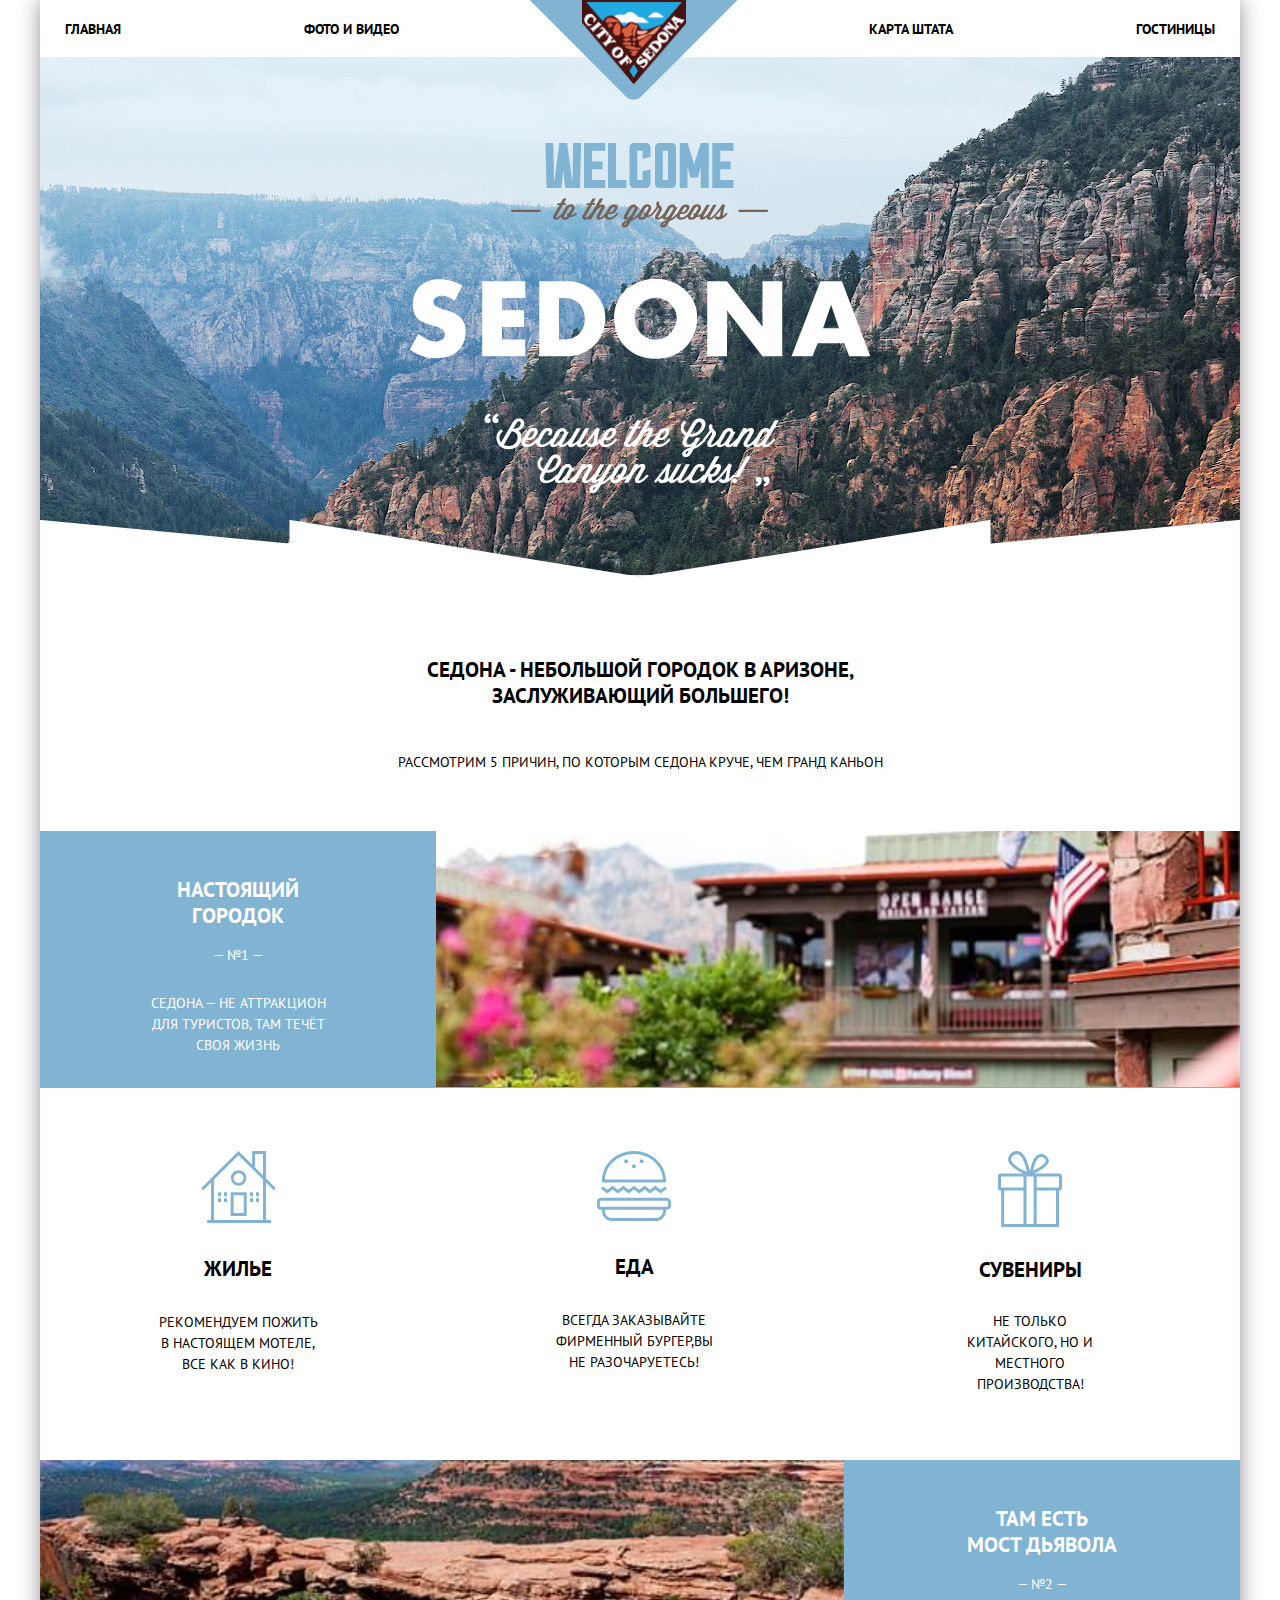
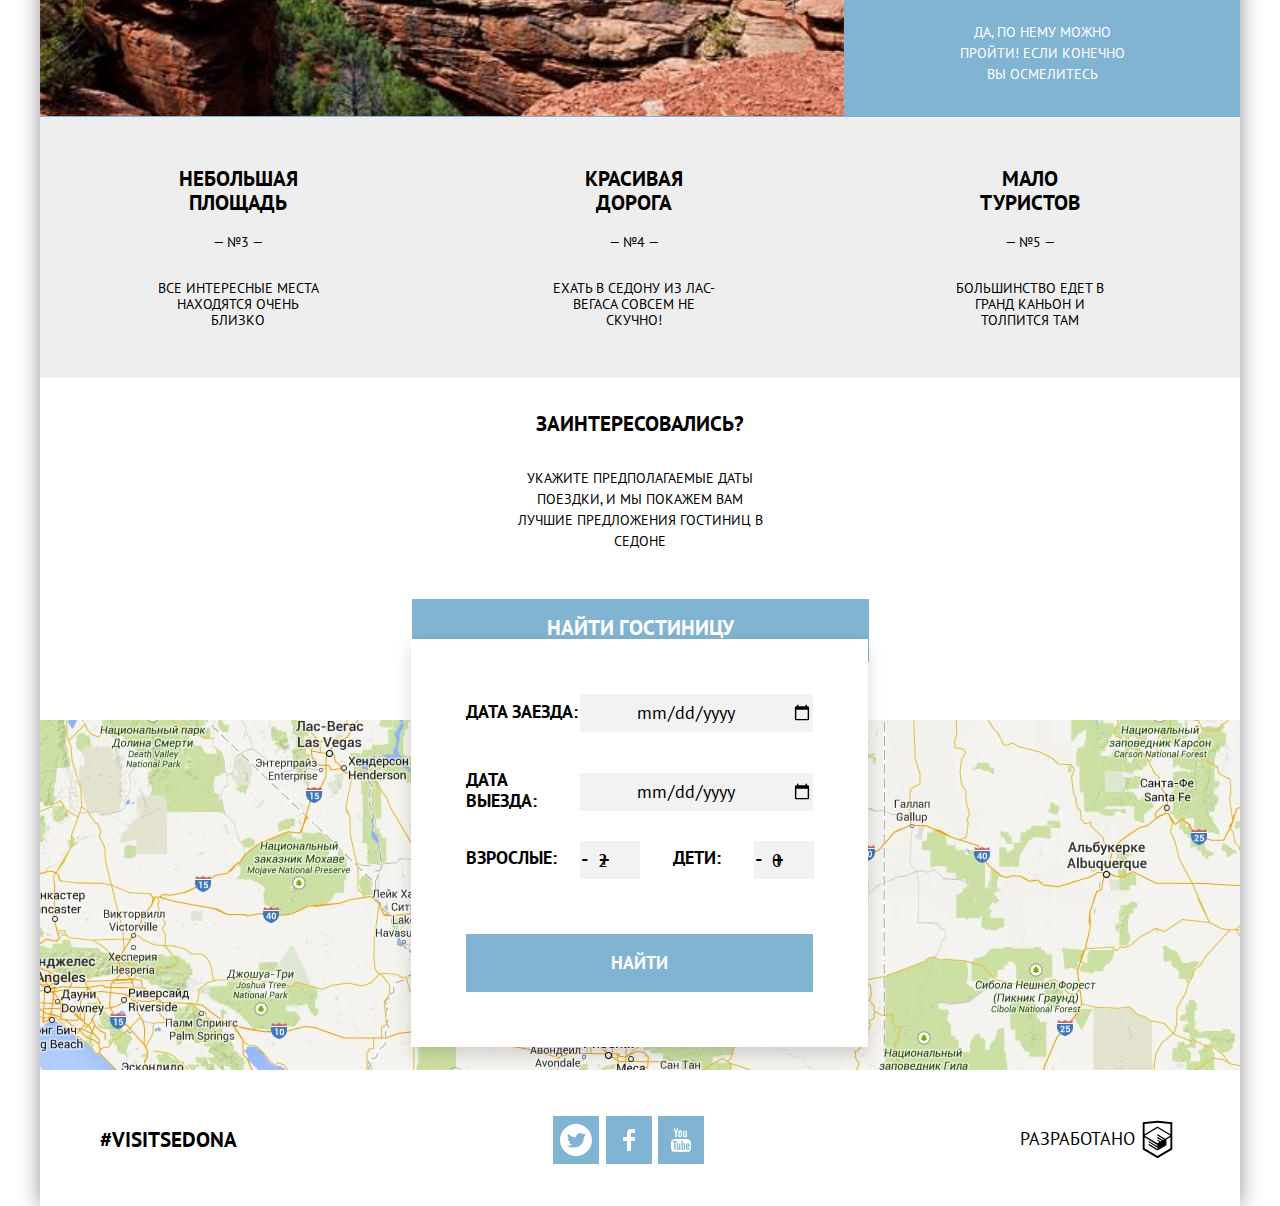
<file: index.html>
<!DOCTYPE html>
<html lang="ru">
  <head>
    <meta charset="utf-8">
    <link href="https://fonts.googleapis.com/css?family=PT+Sans&display=swap" rel="stylesheet">
    <link rel="stylesheet" type="text/css" href="css/normalize.css">
    <link rel="stylesheet" type="text/css" href="css/main.css">
    <title>Sedona</title>
  </head>
  <body class="main-page">
    <header class="page-header">
      <nav class="main-nav main-nav--closed">
        <div class="mobile-nav__help"></div>
        <div class="logo-img"></div>
        <button class="main-nav__toggle " type="button"><span class='visually-hidden'>Открыть меню</span></button>
        <ul class="main-nav__list">
          <li class="main-nav__item main-nav__link--main">
            <div class="main-nav-link"></div>
            <a href="#" class="main-nav__link">Главная</a>
            <a href="#" class="close-nav"><span class="visually-hidden">закрыть меню</span></a>
          </li>
          <li class="main-nav__item"><a href="photos.html" class="main-nav__link">Фото и Видео</a></li>
          <picture class="logo-cover">
            <source srcset="img/logotype-tablet.png" type="" media='(min-width: 768px)'>
          
            <img src="img/logotype-tablet.png" class="nav-logo">  
          </picture>

          
          <li class="main-nav__item main-nav__item--right"><a href="#" class="main-nav__link">Карта штата</a></li>
          <li class="main-nav__item main-nav__item--right"><a href="form.html" class="main-nav__link">Гостиницы</a></li>
        </ul>
      </nav>
    </header>
    <main class="main-page">
      <section class="welcome-back">
          <p class="welcome-text"></p>
          
      </section>
      <section class="sedona">
        <h1 class="main-caption">Седона - небольшой городок в Аризоне, заслуживающий большего!</h1>
        <p class="five-reasons__paragraf">Рассмотрим 5 причин, по которым седона круче, чем Гранд Каньон</p>
      </section>
      <section class="reasons-why">
        <div class="reason-item reason-first">
          <div class="left-side-text">
            <h3 class="reasons__caption">Настоящий городок</h3>
            <p class="reason__number">— №1 —</p>
            <p class="reason__description">Седона — не аттракцион для туристов, там течёт своя жизнь</p>
          </div>
          <div class="right-side-img"></div>
        </div>
        <ul class="features-list">
          <li class="feature-item feature-item--abode">
            <svg xmlns="http://www.w3.org/2000/svg" width="75" height="72" viewBox="0 0 75 72"><g fill="#81B3D2"><path d="M29.656 65.033h16V41.21h-16v23.823zm2.937-20.899h10.125V62.11H32.593V44.134z"/><path d="M72.771 39.253l2.076-2.068-9.908-9.865V0H51.127v13.567L37.5 0 .152 37.185l2.077 2.068 7.832-7.795v37.618H6.124V72h63.875v-2.924H64.94V31.458l7.831 7.795zM62.002 69.076H12.999V28.534L37.5 4.149l24.502 24.385v40.542zm0-44.682l-7.938-7.902V2.924h7.938v21.47z"/><path d="M29.906 27.08c0 4.261 3.47 7.713 7.75 7.713 4.279 0 7.75-3.452 7.75-7.713 0-4.259-3.471-7.713-7.75-7.713-4.281 0-7.75 3.454-7.75 7.713zm7.75-4.945c2.744 0 4.969 2.214 4.969 4.945 0 2.732-2.225 4.948-4.969 4.948-2.746 0-4.97-2.216-4.97-4.948 0-2.731 2.225-4.945 4.97-4.945zM17.061 41.21h3v3.919h-3zM22.999 41.21h3v3.919h-3zM17.061 47.182h3v3.919h-3zM22.999 47.182h3v3.919h-3zM48.998 41.21h3v3.919h-3zM54.936 41.21h3v3.919h-3zM48.998 47.182h3v3.919h-3zM54.936 47.182h3v3.919h-3z"/></g></svg>
            <div class="feature-item__inner-cover">
              <h3 class="features-caption">Жилье</h3>
              <p class="features__parrafo">Рекомендуем пожить в настоящем мотеле, все как в кино!</p>
            </div>
          </li>
          <li class="feature-item feature-item--food">
            <svg xmlns="http://www.w3.org/2000/svg" width="74" height="70" viewBox="0 0 74 70"><g fill="#81B3D2"><path d="M69.854 46.71H4.051c-2.274 0-4.135 1.94-4.135 4.313v3.504c0 2.372 1.861 4.313 4.135 4.313h.93v1.053c0 5.536 4.341 10.065 9.648 10.065h44.646c5.306 0 9.648-4.529 9.648-10.065V58.84h.93c2.274 0 4.135-1.941 4.135-4.313v-3.504c0-2.373-1.86-4.313-4.134-4.313zm-3.848 13.184c0 3.871-3.019 7.021-6.73 7.021H14.629c-3.711 0-6.731-3.15-6.731-7.021v-1.053h58.107v1.053zm5.065-5.367c0 .688-.558 1.271-1.218 1.271H4.051c-.66 0-1.217-.582-1.217-1.271v-3.504c0-.688.558-1.271 1.217-1.271h65.802c.66 0 1.218.582 1.218 1.271v3.504zM15.634 38.406l5.323 4.059 5.326-4.059 5.328 4.059 5.328-4.059 5.328 4.059 5.329-4.059 5.327 4.059 5.33-4.06 5.336 4.059 6.194-4.712-1.72-2.459-4.474 3.403-5.336-4.057-5.33 4.056-5.327-4.057-5.329 4.057-5.328-4.057-5.328 4.057-5.328-4.057-5.325 4.057-5.323-4.057-5.327 4.057-4.467-3.401-1.721 2.457 6.188 4.714zM7.978 31.544H68.855c.041-.619.069-1.241.069-1.87 0-.394-.016-.783-.032-1.173C68.227 12.657 54.186 0 36.952 0 19.719 0 5.677 12.657 5.013 28.501c-.017.39-.032.78-.032 1.173 0 .629.028 1.251.07 1.87h2.927zM36.952 3.043c15.591 0 28.35 11.316 29.021 25.458H7.931c.673-14.142 13.43-25.458 29.021-25.458z"/><ellipse cx="36.952" cy="15.26" rx="1.945" ry="2.03"/><ellipse cx="29.172" cy="10.23" rx="1.946" ry="2.03"/><ellipse cx="44.732" cy="10.23" rx="1.946" ry="2.03"/></g></svg>
            <div class="feature-item__inner-cover">
              <h3 class="features-caption">Еда</h3>
              <p class="features__parrafo">Всегда заказывайте ФИРМЕННЫЙ БУРГЕР,Вы НЕ разочаруетесь!</p>
            </div>
          </li>
          <li class="feature-item feature-item--souvenir">
            <svg xmlns="http://www.w3.org/2000/svg" width="64" height="76" viewBox="0 0 64 76"><path fill-rule="evenodd" clip-rule="evenodd" fill="#81B3D2" d="M61.097 22.501H36.312C50.125 15.602 51.229 11.25 50.72 8.816c-1.162-3.963-5.692-7.023-10.002-5.407-5.569 2.089-7.137 10.388-8.644 16.387-1.924-6.07-3.784-13.814-8.136-17.737C22.677.921 20.843-.205 18.175.031c-4.026.356-9.802 5.382-7.458 10.981 2.251 5.378 9.687 8.777 14.578 11.489H2.879A2.882 2.882 0 0 0 0 25.37v11.322a2.882 2.882 0 0 0 2.879 2.869h.274V76h57.841V39.561h.103a2.882 2.882 0 0 0 2.88-2.869V25.37a2.882 2.882 0 0 0-2.88-2.869zM42.413 5.944c2.103-.31 4.982 1.299 5.255 3.209.393 2.756-3.4 5.255-5.086 6.421-2.523 1.744-4.928 2.643-7.287 4.055.884-3.69 2.549-13.011 7.118-13.685zm-22.882 9.968c-2.225-1.485-6.544-4.431-6.44-7.771.112-3.595 5.743-6.57 8.814-3.886 3.856 3.371 5.713 11.105 7.119 16.557-3.249-1.539-6.328-2.788-9.493-4.9zm5.972 57.114H6.136V39.561h19.368v33.465zm0-36.502H3.046V25.538h22.457v10.986zm10.157 0v36.503h-7.174V25.538h7.174v10.986zm22.351 36.502H38.644V39.561h19.367v33.465zm2.92-36.502H38.644V25.538h22.287v10.986z"/></svg>
            <div class="feature-item__inner-cover">
              <h3 class="features-caption">Сувениры</h3>
              <p class="features__parrafo">Не только китайского, но и местного производства!</p>
            </div>
          </li>
        </ul>
        <div class="reason-item reason-two">
          <div class="left-side-img"></div>
          <div class="right-side-text">
            <h3 class="reasons__caption">Там есть мост дьявола</h3>
            <p class="reason__number">— №2 —</p>
            <p class="reason__description">Да, по нему можно пройти! Если конечно вы осмелитесь</p>
          </div>
        </div>
        <ul class="features-list features-list-second">
          <li class="features-item features-item--grey">
            <h3 class="reasons__caption--black">Небольшая площадь</h3>
            <p class="reason__number">— №3 —</p>
            <p class="features__description">все интересные места находятся очень близко</p>
          </li>
          <li class="features-item features-item--grey">
            <h3 class="reasons__caption--black">Красивая дорога</h3>
            <p class="reason__number">— №4 —</p>
            <p class="features__description">ЕХАТЬ В СЕДОНУ ИЗ ЛАС-ВЕГАСА совсем НЕ СКУЧНО!</p>
          </li>
          <li class="features-item features-item--grey">
            <h3 class="reasons__caption--black">Мало туристов</h3>
            <p class="reason__number">— №5 —</p>
            <p class="features__description">Большинство едет в гранд каньон и толпится там</p>
          </li>
        </ul>
      </section>
      <section class="booking">
        <h2 class="booking-caption">Заинтересовались?</h2>
        <p class="booking-paragraf">Укажите предполагаемые даты поездки, и мы покажем вам лучшие предложения гостиниц в седоне</p>
        <div class="booking-button__cover">
          <a href="#" class="book-the-hotel__button button">Найти гостиницу</a>
        </div>
        <div class="modal modal-active">
          <form class="modal-form">
            <ul class="modal-date__cover">
              <li> 
                <label for="date-check-in">Дата заезда:</label>
                <input type="date" name="date-check-in" id="date-check-in">
              </li>
              <li>
                <label for="date-check-out">Дата выезда:</label>
                <input type="date" name="date-check-out" id="date-check-out">
              </li>
            </ul>
            <div class="modal-amount">
              <ul class="modal__people-amount">
                <li class="adults-cover">
                  <label>Взрослые:</label>
                  <input type="number" name="adults" value="2">
                </li>
                <li class="kids-cover">
                  <label>Дети:</label>
                  <input type="number" name="kids" value="0">
                </li>
              </ul>
            </div>
            <div class="modal-button__cover"><button type="submit" class="modal-button">Найти</button><div>
          </form>
        </div>
      </section>
      
      
      <section class="map-cover">
        <picture>
          <source srcset="img/map-mobile.jpg" type="" media='(max-width:768px)'>
          <source srcset="img/map-tablet.jpg" type="" media='(max-width:1200px)'>
          <source srcset="img/map-desktop.jpg" type="" media='(min-width:1200px)'>  
          <img src="img/map-tablet.jpg" class="map-img">
        </picture>
      </section>
      
    </main>
    <footer class="main-footer">
      <a href="#" class="visit-sedona">#visitsedona</a>
      <ul class="footer-social">
        <li class=" twitter">
          <a class="footer-social-icon twitter"href="#"><svg xmlns="http://www.w3.org/2000/svg" width="32" height="32" viewBox="0 0 32 32"><path fill="#FFF" d="M16 0C7.164 0 0 7.164 0 16c0 8.837 7.164 16 16 16 8.837 0 16-7.163 16-16 0-8.836-7.163-16-16-16zm7.944 12.809c-.251 6.516-3.463 10.832-10.992 10.702h-.486c-.447 0-4.543-.443-5.344-1.823 2.479.19 4.247-.406 5.12-1.136-1.048-.289-2.923-.461-3.251-2.848.384.104.618.221 1.299.113-1.307-.824-2.758-1.519-2.679-3.643.311.317 1.164.518 1.46.457-.768-.233-2.149-3.244-.974-4.781 1.984 1.79 4.075 3.482 7.804 3.643.227-2.214 1.24-3.699 3.168-4.325 1.84-.479 3.255.26 3.901 1.138.737-.224 1.453-.466 2.193-.685-.004.833-.569 1.463-.935 1.709.747.165 1.423-.475 1.423-.475-.184.963-1.094 1.725-1.707 1.954z"/></svg></a>
        </li>
        <li class=" fb">
          <a class="footer-social-icon fb" href="#"><svg xmlns="http://www.w3.org/2000/svg" width="12" height="22" viewBox="0 0 12 22"><path fill="#FFF" d="M12 4V0H8a4 4 0 0 0-4 4v4H0v4h4v10h4V12h4V8H8V4h4z"/></svg></a>
        </li>
        <li class=" youtube">
          <a href="#" class="footer-social-icon youtube"><svg xmlns="http://www.w3.org/2000/svg" width="24" height="24" viewBox="0 0 24 24"><path fill="#FFF" d="M4.652 0h1.44l.988 3.702.916-3.702h1.454l-1.665 5.505v3.757h-1.431v-3.757l-1.702-5.505zm6.594 2.373c-1.119 0-1.861.74-1.861 1.835v3.349c0 1.204.629 1.831 1.861 1.831 1.022 0 1.826-.683 1.826-1.831v-3.349c0-1.069-.797-1.835-1.826-1.835zm.531 5.127c0 .372-.19.646-.532.646-.351 0-.554-.287-.554-.646v-3.179c0-.374.172-.651.529-.651.39 0 .557.269.557.651v3.179zm4.729-5.07v5.186c-.155.194-.5.512-.747.512-.271 0-.338-.186-.338-.46v-5.238h-1.27v5.71c0 .675.206 1.22.887 1.22.384 0 .918-.2 1.468-.853v.754h1.27v-6.831h-1.27zm2.203 13.858c-.448 0-.541.315-.541.763v.659h1.069v-.66c.001-.44-.092-.762-.528-.762zm-4.703.04c-.084.043-.167.109-.25.198v4.055c.099.106.194.182.287.229.197.1.485.107.619-.067.07-.092.105-.241.105-.449v-3.359c0-.22-.043-.386-.129-.5-.147-.193-.42-.214-.632-.107zm4.827-5.195c-2.604-.177-11.066-.177-13.666 0-2.814.192-3.146 1.892-3.167 6.367.021 4.467.35 6.175 3.167 6.367 2.6.177 11.062.177 13.666 0 2.814-.192 3.146-1.893 3.167-6.367-.021-4.467-.35-6.175-3.167-6.367zm-12.324 10.686h-1.363v-7.54h-1.41v-1.28h4.182v1.28h-1.41v7.54zm4.846 0h-1.21v-.718c-.223.265-.455.467-.696.605-.652.374-1.547.365-1.547-.955v-5.438h1.209v4.988c0 .262.063.438.322.438.236 0 .564-.303.711-.487v-4.939h1.21v6.506zm4.657-1.348c0 .805-.301 1.431-1.106 1.431-.443 0-.812-.162-1.149-.583v.5h-1.221v-8.82h1.221v2.84c.273-.333.644-.608 1.076-.608.886 0 1.18.749 1.18 1.631v3.609zm4.471-1.752h-2.314v1.228c0 .488.042.91.528.91.511 0 .541-.344.541-.91v-.452h1.245v.489c0 1.253-.538 2.013-1.813 2.013-1.155 0-1.746-.842-1.746-2.013v-2.921c0-1.129.746-1.914 1.837-1.914 1.161 0 1.721.738 1.721 1.914v1.656z"/></svg></a>
        </li>
      </ul>
      <div class="footer-academy-cover">
        <p class="footer-academy__text">разработано</p>
        <a href="https://www.htmlacademy.ru" class="footer-academy"><svg viewBox='0 0 60 60' id='htmlacademy'><title>htmlacademy</title><path d='M30.2 5H30L10.3 7.1v36.2L30 55l19.7-11.7V7.1L30.2 5zm17 36.8L30 52 12.8 41.8V27l17.1 10.2V39l-11.7-7v1.8L30 40.9v1.9l-11.8-7v1.8l11.8 7 11.9-7.1v-7.6l5.3-3.2v15.1zm-.1-17l-4.7 2.8-2.2 1.3-10.3-6.1v1.8l8.8 5.3h-.1l-.2.1-1.3.7-7.3-4.3v1.8l5.8 3.4-1.4.9-4.3-2.6v1.8l2.9 1.7-2.9 1.7-17-10.1 17-10.2 17.2 10zm.1-1.8L29.9 12.8 12.8 23V9.4L30 7.6l17.2 1.8V23z'></path></svg>
</a>
        </div>
    </footer>
    <section class="modal">
      <h2 class="modal-caption">Поиск гостиницы в Седоне</h2>
      <form class="modal-form">
        <ul class="modal-date__cover">
          <li> 
            <label>Дата заезда:</label>
            <input type="date" name="date-check-in">
          </li>
          <li>
            <label>Дата выезда:</label>
            <input type="date" name="date-check-out">
          </li>
          
          
        </ul>
        <div class="modal-amount">
          <ul class="modal__people-amount">
            <li class="adults-cover">
              <label>Взрослые:</label>
              <input type="number" name="adults" value="2">
            </li>
            <li class="kids-cover">
              <label>Дети:</label>
              <input type="number" name="kids" value="0">
            </li>
          
        </ul>
        </div>
        <button type="submit" class="button modal-button">Найти</button>
      </form>
    </section>
    <script type="text/javascript">
      var navMain = document.querySelector('.main-nav');
      var navToggle = document.querySelector('.main-nav__toggle');

      navMain.classList.remove('main-nav--nojs');

      navToggle.addEventListener('click', function() {
        if (navMain.classList.contains('main-nav--closed')) {
          navMain.classList.remove('main-nav--closed');
          navMain.classList.add('main-nav--opened');
        } else {
          navMain.classList.add('main-nav--closed');
          navMain.classList.remove('main-nav--opened');
        }
      });
    </script>
  </body>
</html>
</file>
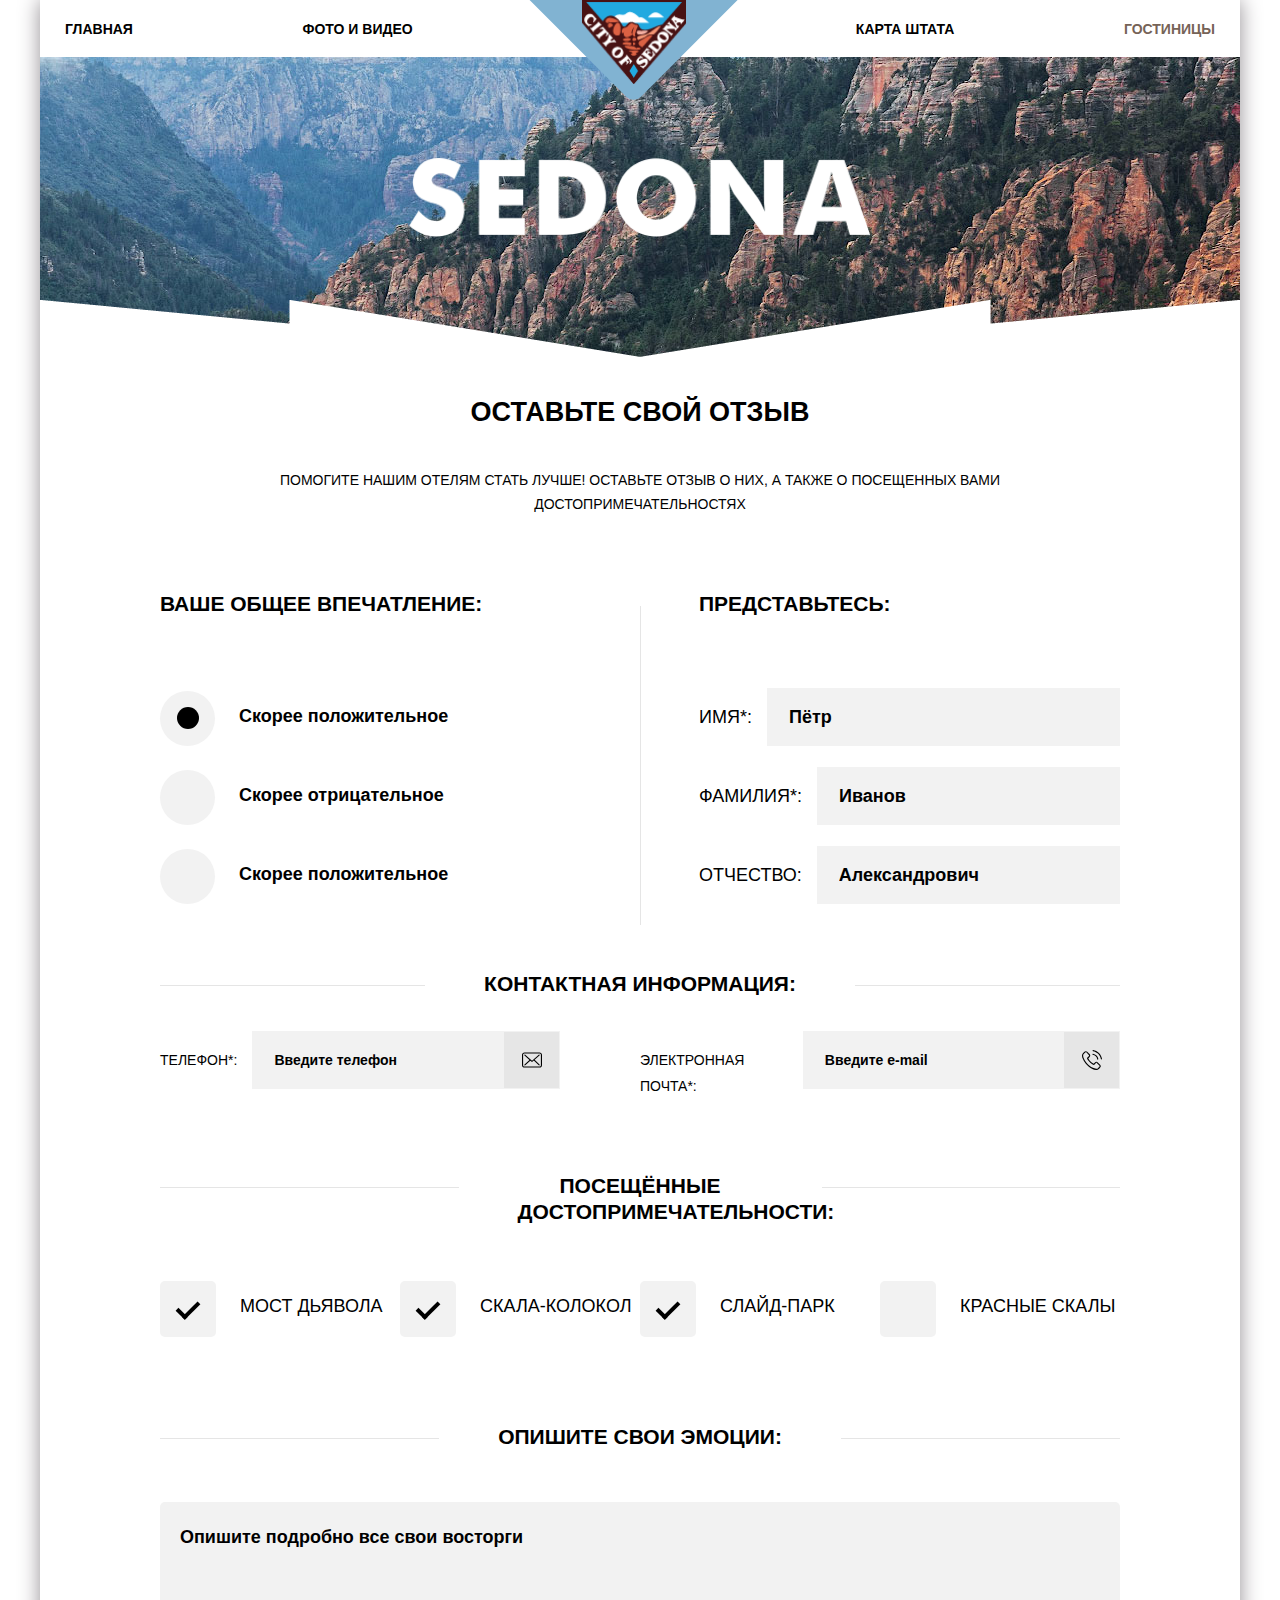
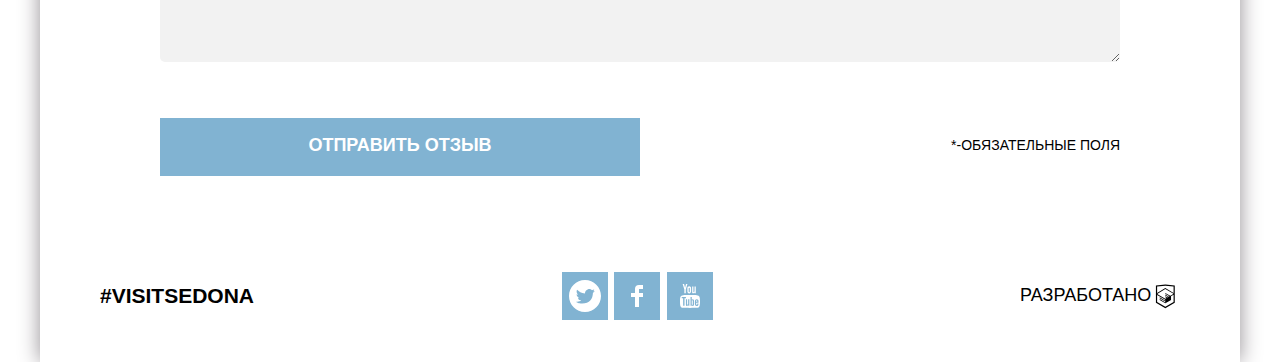
<file: form.html>
<!DOCTYPE html>
<html lang="ru">
  <head>
    <meta charset="utf-8">
    <link href="https://fonts.googleapis.com/css?family=PT+Sans+Narrow:400,700&amp;subset=latin,cyrillic" rel="stylesheet">
    <link href="https://fonts.googleapis.com/css?family=Cuprum:400,700&display=swap&subset=cyrillic" rel="stylesheet">
    <link rel="stylesheet" type="text/css" href="css/normalize.css">
    <link rel="stylesheet" type="text/css" href="css/main.css">
    <title>Sedona</title>
  </head>
  <body class="inner-page">
    <header class="page-header">
      <nav class="main-nav main-nav--closed">
        <div class="mobile-nav__help"></div>
        <div class="logo-img"></div>
        <button class="main-nav__toggle " type="button"><span class='visually-hidden'>Открыть меню</span></button>
        <ul class="main-nav__list">
          <li class="main-nav__item main-nav__link--main">
            <div class="main-nav-link"></div>
            <a href="index.html" class="main-nav__link">Главная</a>
            <a href="#" class="close-nav"><span class="visually-hidden">закрыть меню</span></a>
          </li>
          <li class="main-nav__item"><a href="photos.html" class="main-nav__link">Фото и Видео</a></li>
          <picture class="logo-cover">
            <source srcset="img/logotype-tablet.png" type="" media='(min-width: 768px)'>
          
            <a href="index.html"><img src="img/logotype-tablet.png" class="nav-logo"></a>  
          </picture>

          
          <li class="main-nav__item main-nav__item--right"><a href="#" class="main-nav__link">Карта штата</a></li>
          <li class="main-nav__item main-nav__item--right"><a href="form.html" class="main-nav__link main-nav__link--active">Гостиницы</a></li>
        </ul>
      </nav>
    </header>
    <main>
      <section class="sedona-inner">
        <p class="sedona-paragraf__inner"></p>
      </section>
      <form class="main-form">
        <div class="form-preamble__cover">
          <h2 class="form-caption">Оставьте свой отзыв</h2>
          <p class="form-description">Помогите нашим отелям стать лучше! оставьте отзыв о них, а также о посещенных вами достопримечательностях</p>
        </div>
        
          <fieldset class="main-form-radio">
            <legend class="main-form-legend"><span class="legend-cover">Ваше общее впечатление:</span></legend>
            <ul class="radio-list">
              <li class="radio-list__item">
                <input type="radio" name="attitude" id="positive" class="visually-hidden" checked="">
                <label for="positive">Скорее положительное</label>
              </li>
              <li class="radio-list__item">
                <input type="radio" name="attitude" id="negative" class="visually-hidden">
                <label for="negative">Скорее отрицательное</label>
              </li>
              <li class="radio-list__item">
                <input type="radio" name="attitude" id="neutral" class="visually-hidden">
                <label for="neutral">Скорее положительное</label>
              </li>
            </ul>
          </fieldset>
          <fieldset class="form-name">
            <legend class="main-form-legend name-legend"><span class="legend-cover">Представьтесь:</span></legend>
            <ul class="name-list">
              <li class="name-input-cover">
                <label for="nameform">Имя*:</label>
                <input type="text" name="nameform" placeholder="Пётр" id="nameform" class="main-form__input">
              </li>
              <li class="name-input-cover">
                <label for="apellidoform">Фамилия*:</label>
                <input type="text" name="apellidoform" placeholder="Иванов" id="apellidoform" class="main-form__input">
              </li>
              <li class="name-input-cover">
                <label for="paternameform">Отчество:</label>
                <input type="text" name="paternameform" placeholder="Александрович" id="paternameform" class="main-form__input">
              </li>
            </ul>
          </fieldset>
        
          <fieldset class="form-contacts"> 
            <legend class="main-form-legend main-form-legend--center main-form-legend--contacts"><span class="legend-cover">Контактная информация:</span></legend>
            <ul class="contacts-list">
              <li class="contacts-list__item">
                <label for="phone">Телефон*:</label>
                <input type="number" name="phone" id="phone" placeholder="Введите телефон" class="main-form__input">
              </li>
              <li class="contacts-list__item">
                <label for="email">Электронная почта*:</label>
                <input type="number" name="email" id="email" placeholder="Введите e-mail" class="main-form__input">
              </li>
            </ul>
          </fieldset>
          <fieldset class="form-checkbox">
            <legend class="main-form-legend main-form-legend--center main-form-legend--checkbox"><span class="legend-cover legend-cover--checkbox">Посещённые достопримечательности:</span></legend>
            <ul class="sight-seen-list">
              <li class="sight-seen-list__item">
                <input type="checkbox" name="devil" id="devil" class="visually-hidden" checked="">
                <label for="devil">Мост дьявола</label>
              </li>
              <li class="sight-seen-list__item">
                <input type="checkbox" name="campana" id="campana" class="visually-hidden" checked="">
                <label for="campana">Скала-колокол</label>
              </li>
              <li class="sight-seen-list__item">
                <input type="checkbox" name="slidepark" id="slidepark" class="visually-hidden" checked="">
                <label for="slidepark">Слайд-парк</label>
              </li>
              <li class="sight-seen-list__item">
                <input type="checkbox" name="redrocks" id="redrocks" class="visually-hidden">
                <label for="redrocks">Красные скалы</label>
              </li>
            </ul>
          </fieldset>
          <fieldset class="form-feedback">
            <legend class="main-form-legend main-form-legend--feedback "><span class="legend-cover">Опишите свои эмоции:</span></legend>
            <div class="textarea-cover"><textarea class="feedback-textarea" placeholder="Опишите подробно все свои восторги"></textarea></div>
          </fieldset>
          <div class="form-button-cover">
            <button class="button main-form-button">Отправить отзыв</button>
            <p class="asterics">*-обязательные поля</p>
          </div>
      </form>
    </main>
    <footer class="main-footer">
      <a href="#" class="visit-sedona">#visitsedona</a>
      <ul class="footer-social">
        <li class=" twitter">
          <a class="footer-social-icon twitter"href="#"><svg xmlns="http://www.w3.org/2000/svg" width="32" height="32" viewBox="0 0 32 32"><path fill="#FFF" d="M16 0C7.164 0 0 7.164 0 16c0 8.837 7.164 16 16 16 8.837 0 16-7.163 16-16 0-8.836-7.163-16-16-16zm7.944 12.809c-.251 6.516-3.463 10.832-10.992 10.702h-.486c-.447 0-4.543-.443-5.344-1.823 2.479.19 4.247-.406 5.12-1.136-1.048-.289-2.923-.461-3.251-2.848.384.104.618.221 1.299.113-1.307-.824-2.758-1.519-2.679-3.643.311.317 1.164.518 1.46.457-.768-.233-2.149-3.244-.974-4.781 1.984 1.79 4.075 3.482 7.804 3.643.227-2.214 1.24-3.699 3.168-4.325 1.84-.479 3.255.26 3.901 1.138.737-.224 1.453-.466 2.193-.685-.004.833-.569 1.463-.935 1.709.747.165 1.423-.475 1.423-.475-.184.963-1.094 1.725-1.707 1.954z"/></svg></a>
        </li>
        <li class=" fb">
          <a class="footer-social-icon fb" href="#"><svg xmlns="http://www.w3.org/2000/svg" width="12" height="22" viewBox="0 0 12 22"><path fill="#FFF" d="M12 4V0H8a4 4 0 0 0-4 4v4H0v4h4v10h4V12h4V8H8V4h4z"/></svg></a>
        </li>
        <li class=" youtube">
          <a href="#" class="footer-social-icon youtube"><svg xmlns="http://www.w3.org/2000/svg" width="24" height="24" viewBox="0 0 24 24"><path fill="#FFF" d="M4.652 0h1.44l.988 3.702.916-3.702h1.454l-1.665 5.505v3.757h-1.431v-3.757l-1.702-5.505zm6.594 2.373c-1.119 0-1.861.74-1.861 1.835v3.349c0 1.204.629 1.831 1.861 1.831 1.022 0 1.826-.683 1.826-1.831v-3.349c0-1.069-.797-1.835-1.826-1.835zm.531 5.127c0 .372-.19.646-.532.646-.351 0-.554-.287-.554-.646v-3.179c0-.374.172-.651.529-.651.39 0 .557.269.557.651v3.179zm4.729-5.07v5.186c-.155.194-.5.512-.747.512-.271 0-.338-.186-.338-.46v-5.238h-1.27v5.71c0 .675.206 1.22.887 1.22.384 0 .918-.2 1.468-.853v.754h1.27v-6.831h-1.27zm2.203 13.858c-.448 0-.541.315-.541.763v.659h1.069v-.66c.001-.44-.092-.762-.528-.762zm-4.703.04c-.084.043-.167.109-.25.198v4.055c.099.106.194.182.287.229.197.1.485.107.619-.067.07-.092.105-.241.105-.449v-3.359c0-.22-.043-.386-.129-.5-.147-.193-.42-.214-.632-.107zm4.827-5.195c-2.604-.177-11.066-.177-13.666 0-2.814.192-3.146 1.892-3.167 6.367.021 4.467.35 6.175 3.167 6.367 2.6.177 11.062.177 13.666 0 2.814-.192 3.146-1.893 3.167-6.367-.021-4.467-.35-6.175-3.167-6.367zm-12.324 10.686h-1.363v-7.54h-1.41v-1.28h4.182v1.28h-1.41v7.54zm4.846 0h-1.21v-.718c-.223.265-.455.467-.696.605-.652.374-1.547.365-1.547-.955v-5.438h1.209v4.988c0 .262.063.438.322.438.236 0 .564-.303.711-.487v-4.939h1.21v6.506zm4.657-1.348c0 .805-.301 1.431-1.106 1.431-.443 0-.812-.162-1.149-.583v.5h-1.221v-8.82h1.221v2.84c.273-.333.644-.608 1.076-.608.886 0 1.18.749 1.18 1.631v3.609zm4.471-1.752h-2.314v1.228c0 .488.042.91.528.91.511 0 .541-.344.541-.91v-.452h1.245v.489c0 1.253-.538 2.013-1.813 2.013-1.155 0-1.746-.842-1.746-2.013v-2.921c0-1.129.746-1.914 1.837-1.914 1.161 0 1.721.738 1.721 1.914v1.656z"/></svg></a>
        </li>
      </ul>
      <div class="footer-academy-cover">
        <p class="footer-academy__text">разработано</p>
        <a href="https://www.htmlacademy.ru" class="footer-academy"><svg viewBox='0 0 60 60' id='htmlacademy'><title>htmlacademy</title><path d='M30.2 5H30L10.3 7.1v36.2L30 55l19.7-11.7V7.1L30.2 5zm17 36.8L30 52 12.8 41.8V27l17.1 10.2V39l-11.7-7v1.8L30 40.9v1.9l-11.8-7v1.8l11.8 7 11.9-7.1v-7.6l5.3-3.2v15.1zm-.1-17l-4.7 2.8-2.2 1.3-10.3-6.1v1.8l8.8 5.3h-.1l-.2.1-1.3.7-7.3-4.3v1.8l5.8 3.4-1.4.9-4.3-2.6v1.8l2.9 1.7-2.9 1.7-17-10.1 17-10.2 17.2 10zm.1-1.8L29.9 12.8 12.8 23V9.4L30 7.6l17.2 1.8V23z'></path></svg>
</a>
        </div>
    </footer>
  </body>
  <script type="text/javascript">
      var navMain = document.querySelector('.main-nav');
      var navToggle = document.querySelector('.main-nav__toggle');

      navMain.classList.remove('main-nav--nojs');

      navToggle.addEventListener('click', function() {
        if (navMain.classList.contains('main-nav--closed')) {
          navMain.classList.remove('main-nav--closed');
          navMain.classList.add('main-nav--opened');
        } else {
          navMain.classList.add('main-nav--closed');
          navMain.classList.remove('main-nav--opened');
        }
      });
    </script>
</html>
</file>
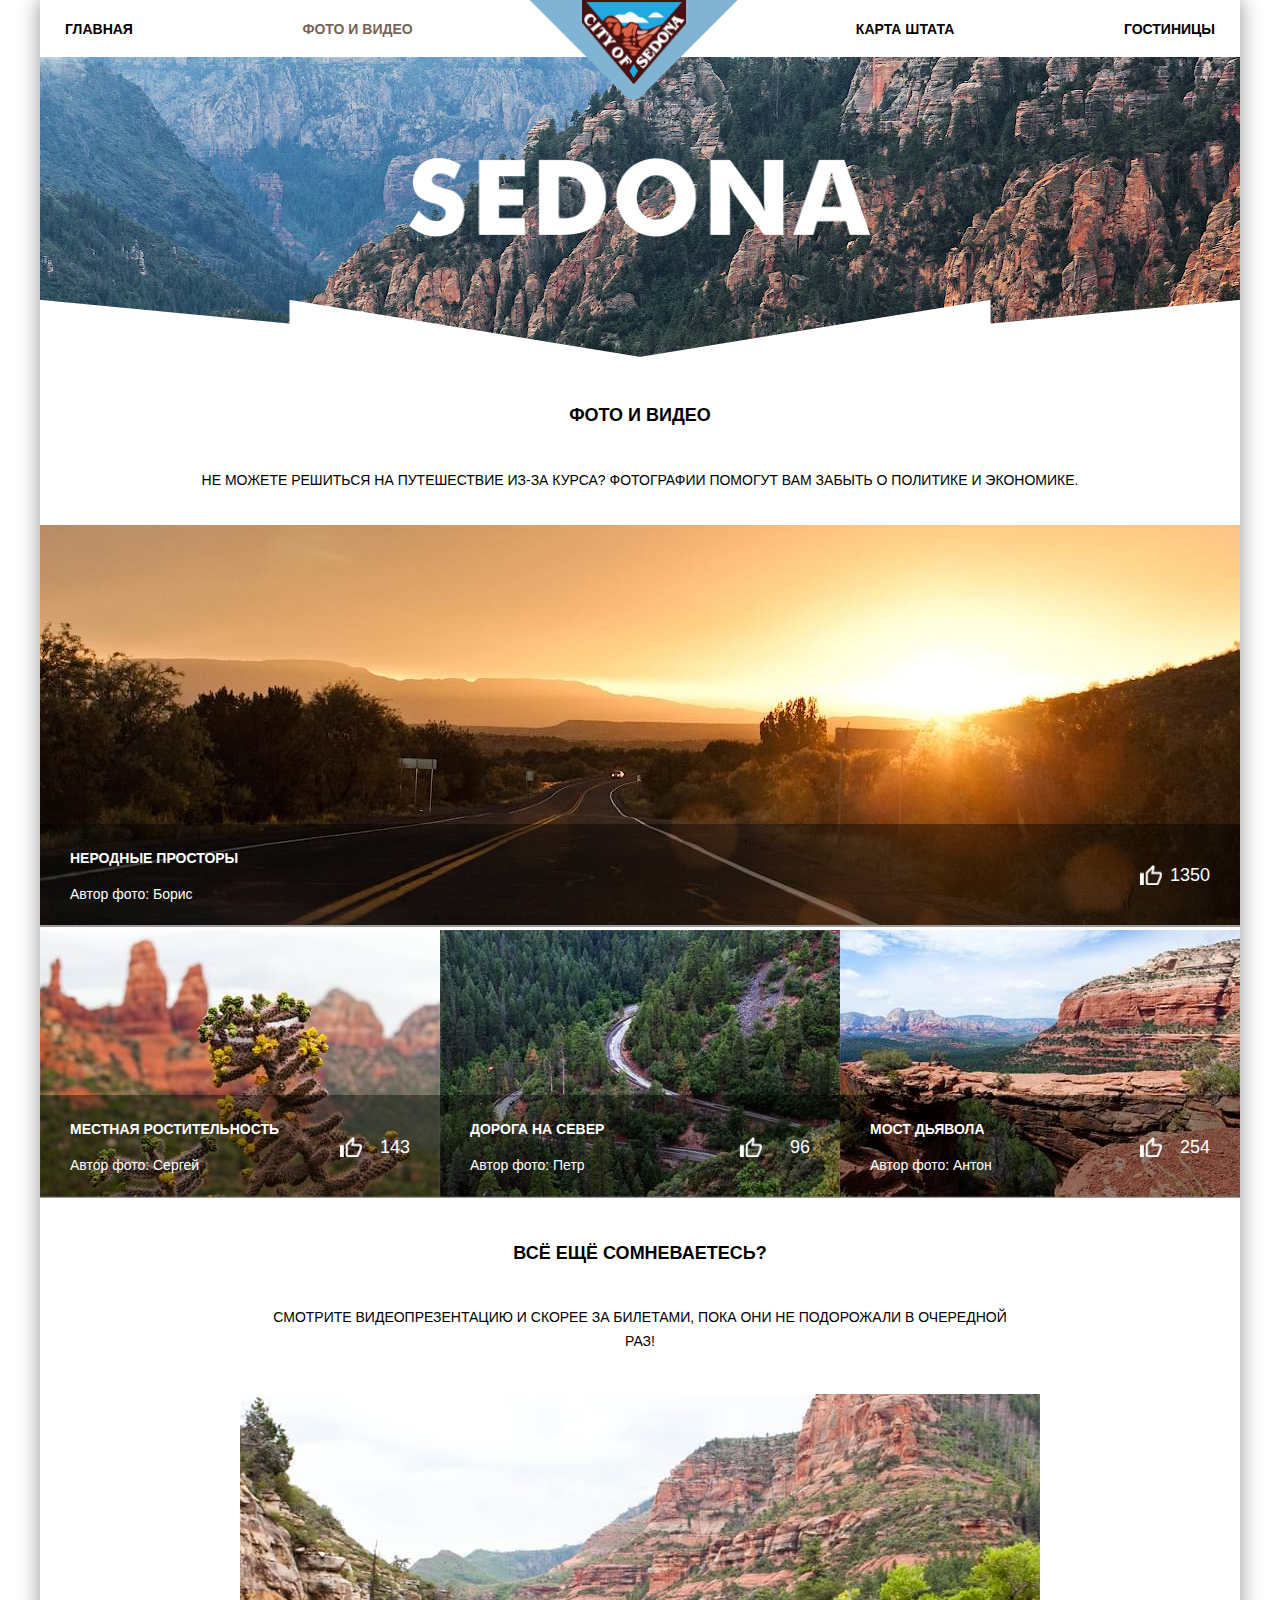
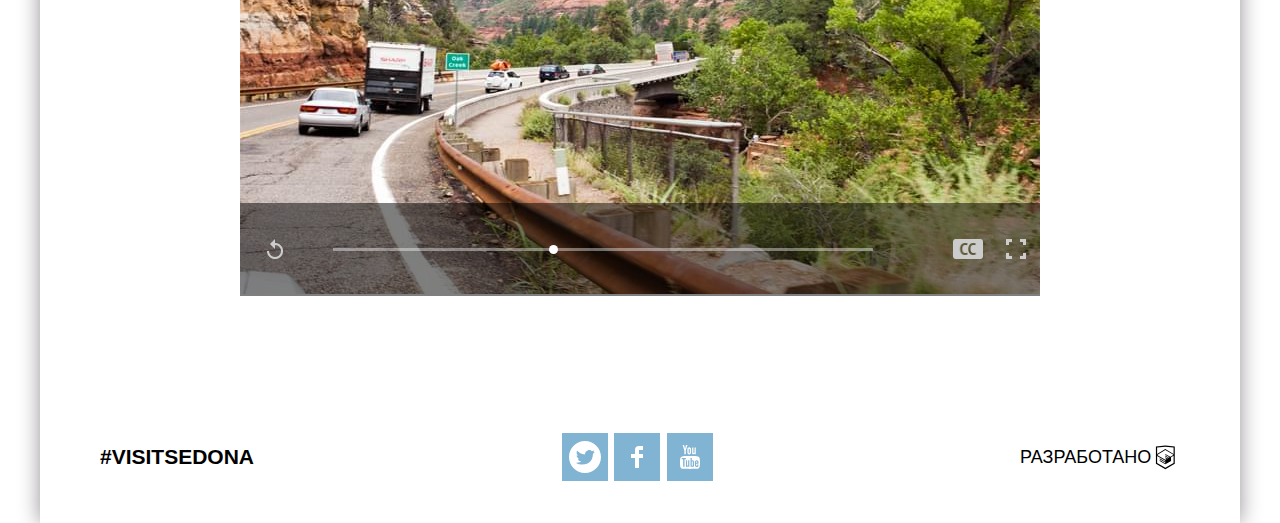
<file: photos.html>
<!DOCTYPE html>
<html lang="ru">
  <head>
    <meta charset="utf-8">
    <link href="https://fonts.googleapis.com/css?family=PT+Sans+Narrow:400,700&amp;subset=latin,cyrillic" rel="stylesheet">
    <link href="https://fonts.googleapis.com/css?family=Cuprum:400,700&display=swap&subset=cyrillic" rel="stylesheet">
    <link rel="stylesheet" type="text/css" href="css/normalize.css">
    <link rel="stylesheet" type="text/css" href="css/main.css">
    <title>Sedona</title>
  </head>
  <body class="inner-page">
    <header class="page-header">
      <nav class="main-nav main-nav--closed">
        <div class="mobile-nav__help"></div>
        <div class="logo-img"></div>
        <button class="main-nav__toggle " type="button"><span class='visually-hidden'>Открыть меню</span></button>
        <ul class="main-nav__list">
          <li class="main-nav__item main-nav__link--main">
            <div class="main-nav-link"></div>
            <a href="index.html" class="main-nav__link">Главная</a>
            <a href="#" class="close-nav"><span class="visually-hidden">закрыть меню</span></a>
          </li>
          <li class="main-nav__item"><a href="photos.html" class="main-nav__link main-nav__link--active">Фото и Видео</a></li>
          <picture class="logo-cover">
            <source srcset="img/logotype-tablet.png" type="" media='(min-width: 768px)'>
          
            <a href="index.html"><img src="img/logotype-tablet.png" class="nav-logo"></a>  
          </picture>

          
          <li class="main-nav__item main-nav__item--right"><a href="#" class="main-nav__link">Карта штата</a></li>
          <li class="main-nav__item main-nav__item--right"><a href="form.html" class="main-nav__link">Гостиницы</a></li>
        </ul>
      </nav>
    </header>
    <main>
      <section class="sedona-inner">
        <p class="sedona-paragraf__inner"></p>
      </section>
      <section class="gallery">
        <h1 class="gallery-caption">Фото и Видео</h1>
        <p class="gallery-description">Не можете решиться на путешествие из-за курса? Фотографии помогут вам забыть о политике и экономике.</p>
        <ul class="photos-list">
          <li class="photos-list__item">
            <div>
              <picture>
                <source srcset="img/photo-1-mobile.jpg" type="" media='(max-width: 768px)'>
                <source srcset="img/photo-1-tablet.jpg" type="" media='(max-width: 1199px)'>
                <source srcset="img/photo-1-desktop.jpg" type="" media='(min-width: 1200px)'>
                <img src="img/photo-1-tablet.jpg" class="gallery-img">
              </picture>
            </div>
            <div class="gallery-text-background gallery-text-background--wide">
              <div class="img-description">
                <h3 class="img-description__caption">Неродные просторы</h3>
                <p class="img-description__author">Автор фото: Борис</p>
              </div>
              <div class="likes-cover">
                <p class="thumb-up"></p>
                <p class="likes">1350</p>
              </div>
            </div>
          </li>
          <li class="photos-list__item">
            <div>
              <picture>
                <source srcset="img/photo-2-mobile.jpg" type="" media='(max-width: 768px)'>
                <source srcset="img/photo-2-tablet.jpg" type="" media='(max-width: 1199px)'>
                <source srcset="img/photo-2-desktop.jpg" type="" media='(min-width: 1200px)'>
                <img src="img/photo-2-tablet.jpg" class="gallery-img">
              </picture>
            </div>
            <div class="gallery-text-background">
              <div class="img-description">
                <h3 class="img-description__caption">Местная ростительность</h3>
                <p class="img-description__author">Автор фото: Сергей</p>
              </div>
              <div class="likes-cover">
                <p class="thumb-up"></p>
                <p class="likes">143</p>
              </div>
            </div>
          </li>
          <li class="photos-list__item">
            <div>
              <picture>
                <source srcset="img/photo-3-mobile.jpg" type="" media='(max-width: 768px)'>
                <source srcset="img/photo-3-tablet.jpg" type="" media='(max-width: 1199px)'>
                <source srcset="img/photo-3-desktop.jpg" type="" media='(min-width: 1200px)'>
                <img src="img/photo-3-tablet.jpg" class="gallery-img">
              </picture>
            </div>
            <div class="gallery-text-background">
              <div class="img-description">
                <h3 class="img-description__caption">Дорога на север</h3>
                <p class="img-description__author">Автор фото: Петр</p>
              </div>
              <div class="likes-cover">
                <p class="thumb-up"></p>
                <p class="likes">96</p>
              </div>
            </div>
          </li>
          <li class="photos-list__item">
            <div> 
              <picture>
                <source srcset="img/photo-4-mobile.jpg" type="" media='(max-width: 768px)'>
                <source srcset="img/photo-4-tablet.jpg" type="" media='(max-width: 1199px)'>
                <source srcset="img/photo-4-desktop.jpg" type="" media='(min-width: 1200px)'>
                <img src="img/photo-4-tablet.jpg" class="gallery-img">
              </picture>
            </div>
            <div class="gallery-text-background">
              <div class="img-description">
                <h3 class="img-description__caption">Мост дьявола</h3>
                <p class="img-description__author">Автор фото: Антон</p>
              </div>
              <div class="likes-cover">
                <p class="thumb-up"></p>
                <p class="likes">254</p>
              </div>
            </div>
          </li>
        </ul>
      </section>
      <section class="video">
        <h2 class="video__caption">Всё ещё сомневаетесь?</h2>
        <p class="video__description">Смотрите видеопрезентацию и скорее за билетами, пока они не подорожали в очередной раз!</p>
        <div class="video-cover">
          <picture>
            <source srcset="img/video-mobile.jpg" type="" media='(max-width: 768px)'>
            <source srcset="img/video-tablet.jpg" type="" media='(max-width: 1199px)'>
            <source srcset="img/video-desktop.jpg" type="" media='(min-width: 1200px)'>
            <img src="img/video-tablet.jpg" class="video-img">
          </picture>
            <div class="player-controls__cover">
              <div class="video__black-stripe">
                <div class="video-line">
                  <a href="" class="video-toggle"></a>
                </div>
              </div>
              <div class="controls">
                <ul class="controls-list">
                  <li class="">
                    <a href="" class="controls__item controls__item--repeat"></a>
                  </li>
                  <li class="controls__item--group">
                    <a href="" class="controls__item controls__item--sub"></a>
                    <a href="" class="controls__item controls__item--fullscreen"></a>
                  </li>
                </ul>
              </div>
            </div>
        </div>

      </section>
    </main>
    <footer class="main-footer main-footer--gallery">
      <a href="#" class="visit-sedona visit-sedona--gallery">#visitsedona</a>
      <ul class="footer-social">
        <li class=" twitter">
          <a class="footer-social-icon twitter"href="#"><svg xmlns="http://www.w3.org/2000/svg" width="32" height="32" viewBox="0 0 32 32"><path fill="#FFF" d="M16 0C7.164 0 0 7.164 0 16c0 8.837 7.164 16 16 16 8.837 0 16-7.163 16-16 0-8.836-7.163-16-16-16zm7.944 12.809c-.251 6.516-3.463 10.832-10.992 10.702h-.486c-.447 0-4.543-.443-5.344-1.823 2.479.19 4.247-.406 5.12-1.136-1.048-.289-2.923-.461-3.251-2.848.384.104.618.221 1.299.113-1.307-.824-2.758-1.519-2.679-3.643.311.317 1.164.518 1.46.457-.768-.233-2.149-3.244-.974-4.781 1.984 1.79 4.075 3.482 7.804 3.643.227-2.214 1.24-3.699 3.168-4.325 1.84-.479 3.255.26 3.901 1.138.737-.224 1.453-.466 2.193-.685-.004.833-.569 1.463-.935 1.709.747.165 1.423-.475 1.423-.475-.184.963-1.094 1.725-1.707 1.954z"/></svg></a>
        </li>
        <li class=" fb">
          <a class="footer-social-icon fb" href="#"><svg xmlns="http://www.w3.org/2000/svg" width="12" height="22" viewBox="0 0 12 22"><path fill="#FFF" d="M12 4V0H8a4 4 0 0 0-4 4v4H0v4h4v10h4V12h4V8H8V4h4z"/></svg></a>
        </li>
        <li class=" youtube">
          <a href="#" class="footer-social-icon youtube"><svg xmlns="http://www.w3.org/2000/svg" width="24" height="24" viewBox="0 0 24 24"><path fill="#FFF" d="M4.652 0h1.44l.988 3.702.916-3.702h1.454l-1.665 5.505v3.757h-1.431v-3.757l-1.702-5.505zm6.594 2.373c-1.119 0-1.861.74-1.861 1.835v3.349c0 1.204.629 1.831 1.861 1.831 1.022 0 1.826-.683 1.826-1.831v-3.349c0-1.069-.797-1.835-1.826-1.835zm.531 5.127c0 .372-.19.646-.532.646-.351 0-.554-.287-.554-.646v-3.179c0-.374.172-.651.529-.651.39 0 .557.269.557.651v3.179zm4.729-5.07v5.186c-.155.194-.5.512-.747.512-.271 0-.338-.186-.338-.46v-5.238h-1.27v5.71c0 .675.206 1.22.887 1.22.384 0 .918-.2 1.468-.853v.754h1.27v-6.831h-1.27zm2.203 13.858c-.448 0-.541.315-.541.763v.659h1.069v-.66c.001-.44-.092-.762-.528-.762zm-4.703.04c-.084.043-.167.109-.25.198v4.055c.099.106.194.182.287.229.197.1.485.107.619-.067.07-.092.105-.241.105-.449v-3.359c0-.22-.043-.386-.129-.5-.147-.193-.42-.214-.632-.107zm4.827-5.195c-2.604-.177-11.066-.177-13.666 0-2.814.192-3.146 1.892-3.167 6.367.021 4.467.35 6.175 3.167 6.367 2.6.177 11.062.177 13.666 0 2.814-.192 3.146-1.893 3.167-6.367-.021-4.467-.35-6.175-3.167-6.367zm-12.324 10.686h-1.363v-7.54h-1.41v-1.28h4.182v1.28h-1.41v7.54zm4.846 0h-1.21v-.718c-.223.265-.455.467-.696.605-.652.374-1.547.365-1.547-.955v-5.438h1.209v4.988c0 .262.063.438.322.438.236 0 .564-.303.711-.487v-4.939h1.21v6.506zm4.657-1.348c0 .805-.301 1.431-1.106 1.431-.443 0-.812-.162-1.149-.583v.5h-1.221v-8.82h1.221v2.84c.273-.333.644-.608 1.076-.608.886 0 1.18.749 1.18 1.631v3.609zm4.471-1.752h-2.314v1.228c0 .488.042.91.528.91.511 0 .541-.344.541-.91v-.452h1.245v.489c0 1.253-.538 2.013-1.813 2.013-1.155 0-1.746-.842-1.746-2.013v-2.921c0-1.129.746-1.914 1.837-1.914 1.161 0 1.721.738 1.721 1.914v1.656z"/></svg></a>
        </li>
      </ul>
      <div class="footer-academy-cover">
        <p class="footer-academy__text">разработано</p>
        <a href="https://www.htmlacademy.ru" class="footer-academy"><svg viewBox='0 0 60 60' id='htmlacademy'><title>htmlacademy</title><path d='M30.2 5H30L10.3 7.1v36.2L30 55l19.7-11.7V7.1L30.2 5zm17 36.8L30 52 12.8 41.8V27l17.1 10.2V39l-11.7-7v1.8L30 40.9v1.9l-11.8-7v1.8l11.8 7 11.9-7.1v-7.6l5.3-3.2v15.1zm-.1-17l-4.7 2.8-2.2 1.3-10.3-6.1v1.8l8.8 5.3h-.1l-.2.1-1.3.7-7.3-4.3v1.8l5.8 3.4-1.4.9-4.3-2.6v1.8l2.9 1.7-2.9 1.7-17-10.1 17-10.2 17.2 10zm.1-1.8L29.9 12.8 12.8 23V9.4L30 7.6l17.2 1.8V23z'></path></svg>
</a>
        </div>
    </footer>
  </body>
  <script type="text/javascript">
      var navMain = document.querySelector('.main-nav');
      var navToggle = document.querySelector('.main-nav__toggle');

      navMain.classList.remove('main-nav--nojs');

      navToggle.addEventListener('click', function() {
        if (navMain.classList.contains('main-nav--closed')) {
          navMain.classList.remove('main-nav--closed');
          navMain.classList.add('main-nav--opened');
        } else {
          navMain.classList.add('main-nav--closed');
          navMain.classList.remove('main-nav--opened');
        }
      });
    </script>
</html>
</file>
<file: css/main.css>
/* this file is used for sass-variables */
/* this file is used for sass-variables */
/* this file is used for global/global-page.scss */
body {
  font-size: 18px;
  font-family: 'PT Sans', sans-serif; }

.visually-hidden:not(:focus):not(:active),
input[type='checkbox'].visually-hidden,
input[type='radio'].visually-hidden {
  position: absolute;
  display: none;
  overflow: hidden;
  clip: rect(0 0 0 0);
  width: 1px;
  height: 1px;
  margin: -1px;
  padding: 0;
  content: '';
  white-space: nowrap;
  border: 0;
  -webkit-clip-path: inset(100%);
  clip-path: inset(100%); }

.main-page {
  text-transform: uppercase; }

.button {
  box-sizing: border-box;
  background-color: #81b3d2;
  color: #ffffff;
  text-align: center;
  padding-top: 17px;
  text-decoration: none;
  padding-bottom: 22px;
  display: block; }
  .button:visited {
    color: #ffffff; }
  .button:hover {
    background-color: #669ec0; }
  .button:active {
    background-color: #5496bd; }

input::-webkit-input-placeholder, textarea::-webkit-input-placeholder {
  font-weight: bold;
  color: #000000; }

input::-moz-placeholder, textarea::-moz-placeholder {
  font-weight: bold;
  color: #000000; }

input:-ms-input-placeholder, textarea:-ms-input-placeholder {
  font-weight: bold;
  color: #000000; }

input::-ms-input-placeholder, textarea::-ms-input-placeholder {
  font-weight: bold;
  color: #000000; }

input::placeholder,
textarea::placeholder {
  font-weight: bold;
  color: #000000; }

@media (min-width: 1200px) {
  body {
    max-width: 1200px;
    margin: 0 auto;
    box-shadow: 0px 0px 20px 0px #948f94; } }

.inner-page {
  text-transform: uppercase; }

/* this file is used for blocks/page-header.scss*/
.main-nav {
  display: -webkit-box;
  display: -webkit-flex;
  display: -ms-flexbox;
  display: flex;
  margin: 0;
  padding: 0;
  height: 57px;
  background-color: #ffffff;
  position: relative;
  -webkit-box-align: center;
  -webkit-align-items: center;
      -ms-flex-align: center;
          align-items: center; }

.main-nav__list {
  list-style: none;
  margin: 0;
  padding: 0;
  display: -webkit-box;
  display: -webkit-flex;
  display: -ms-flexbox;
  display: flex;
  -webkit-box-orient: vertical;
  -webkit-box-direction: normal;
  -webkit-flex-direction: column;
      -ms-flex-direction: column;
          flex-direction: column;
  width: 100%;
  text-align: center; }

.main-nav__link {
  color: #ffffff;
  text-decoration: none;
  background-color: #81b3d2;
  display: block;
  width: 100%;
  box-sizing: border-box;
  padding-top: 21px;
  padding-bottom: 20px;
  border-bottom: 1px solid #678fa8;
  border-top: 1px solid #9ac2db;
  text-transform: uppercase;
  font-size: 18px;
  font-weight: bold; }
  .main-nav__link:visited {
    color: #ffffff; }
  .main-nav__link:hover {
    background-color: #669ec0;
    border-top: 1px solid #77acca;
    border-bottom: 1px solid #cccccc; }
  .main-nav__link:active {
    background-color: #5496bd;
    color: #88b6d1; }

.nav-logo {
  display: none; }

@media (max-width: 767px) {
  .main-nav--closed .main-nav__list {
    display: none;
    position: absolute;
    top: 0; }
  .main-nav {
    -webkit-box-pack: justify;
    -webkit-justify-content: space-between;
        -ms-flex-pack: justify;
            justify-content: space-between; }
    .main-nav::before {
      position: absolute;
      display: none;
      content: '';
      background-image: url("../img/logotyle-mobile.png");
      background-repeat: no-repeat;
      top: 0;
      left: 42%;
      height: 83px;
      width: 102px; }
  .main-nav__toggle {
    margin-right: 20px;
    width: 23px;
    height: 21px;
    display: block;
    border: none;
    border-top: 4px solid #81b3d2;
    border-bottom: 4px solid #81b3d2;
    background-color: transparent;
    position: relative; }
    .main-nav__toggle::after {
      position: absolute;
      display: block;
      content: '';
      width: 100%;
      height: 3px;
      border-top: 1px solid #c0d9e8;
      border-bottom: 1px solid #c0d9e8;
      background-color: #81b3d2;
      left: 0;
      top: 33%; }
  .mobile-nav__help {
    width: 23px;
    margin-left: 20px;
    position: relative; }
  .main-nav__link--main {
    position: relative;
    display: -webkit-box;
    display: -webkit-flex;
    display: -ms-flexbox;
    display: flex;
    -webkit-box-pack: justify;
    -webkit-justify-content: space-between;
        -ms-flex-pack: justify;
            justify-content: space-between; }
  .main-nav--opened {
    margin-top: 262px; }
    .main-nav--opened .main-nav__list {
      top: -263px;
      position: absolute;
      width: 100%; }
  .main-nav {
    border-bottom: 1px solid black; }
  .logo-img {
    position: relative;
    display: block;
    content: '';
    background-image: url("../img/logotyle-mobile.png");
    background-repeat: no-repeat;
    height: 83px;
    width: 102px;
    z-index: 2;
    top: 13px; }
  .close-nav {
    display: block;
    width: 24px;
    height: 22px;
    position: absolute;
    top: 20px;
    right: 20px; }
    .close-nav::after {
      height: 4px;
      width: 28px;
      background-color: #ffffff;
      display: block;
      position: absolute;
      content: '';
      -webkit-transform: rotate(-45deg);
          -ms-transform: rotate(-45deg);
              transform: rotate(-45deg);
      top: 10px;
      right: -2px; }
  .close-nav::before {
    height: 4px;
    width: 28px;
    background-color: #ffffff;
    display: block;
    position: absolute;
    content: '';
    -webkit-transform: rotate(45deg);
        -ms-transform: rotate(45deg);
            transform: rotate(45deg);
    top: 10px;
    right: -2px; } }

@media (min-width: 767px) {
  .main-nav__list {
    display: -webkit-box;
    display: -webkit-flex;
    display: -ms-flexbox;
    display: flex;
    -webkit-box-orient: horizontal;
    -webkit-box-direction: normal;
    -webkit-flex-direction: row;
        -ms-flex-direction: row;
            flex-direction: row;
    -webkit-box-pack: justify;
    -webkit-justify-content: space-between;
        -ms-flex-pack: justify;
            justify-content: space-between;
    margin-left: 25px;
    margin-right: 25px;
    margin-top: 27px; }
  .main-nav__toggle {
    display: none; }
  .nav-logo {
    display: block;
    width: 104px;
    position: relative;
    z-index: 2; }
  .main-nav__item {
    -webkit-box-flex: 1;
    -webkit-flex-grow: 1;
        -ms-flex-positive: 1;
            flex-grow: 1;
    text-align: left; }
  .main-nav__item--right {
    text-align: right; }
  .main-nav__link {
    color: #000000;
    font-size: 14px;
    font-weight: bold;
    background-color: transparent;
    border: none; }
    .main-nav__link:visited {
      color: #000000; }
    .main-nav__link:hover {
      color: #669ec0;
      border: none;
      background-color: transparent; }
    .main-nav__link:active {
      color: #cccccc;
      border: none;
      background-color: transparent; } }

@media (min-width: 1200px) {
  .logo-cover {
    position: relative;
    z-index: 2; }
    .logo-cover::before {
      display: block;
      position: absolute;
      content: '';
      top: -107px;
      left: -45px;
      width: 184px;
      height: 171px;
      -webkit-transform: rotate(45deg);
          -ms-transform: rotate(45deg);
              transform: rotate(45deg);
      background-color: #81b3d2;
      border-radius: 10px; } }

.main-nav__link--active {
  color: #766357; }
  .main-nav__link--active:hover {
    color: #604e43; }
  .main-nav__link--active:active {
    color: #dbd8d5; }

/* this file is used for sass-variables */
.welcome-text {
  background-image: url("../img/text-index-mob.png");
  background-repeat: no-repeat;
  background-size: contain;
  background-position: center;
  height: 214px;
  width: 282px;
  text-align: center;
  margin: 0 auto;
  padding-top: 171px; }

@media (max-width: 767px) {
  .welcome-back {
    background-image: url("../img/back-desktop.png");
    background-repeat: no-repeat;
    background-size: cover;
    background-position: center;
    height: 355px;
    margin-top: -20px; } }

@media (min-width: 767px) {
  .welcome-back {
    position: relative;
    z-index: 0;
    height: 520px;
    background-image: url("../img/back-desktop.png"); }
    .welcome-back::after {
      position: absolute;
      display: block;
      content: '';
      width: 100%;
      height: 7vw;
      background-image: url("../img/triangle-tablet.png");
      background-repeat: no-repeat;
      background-size: 100%;
      background-position: center;
      bottom: 0; }
  .welcome-text {
    background-image: url("../img/text-index.png");
    background-repeat: no-repeat;
    background-size: contain;
    background-position: center;
    height: 350px;
    width: 460px;
    text-align: center;
    margin: 0 auto;
    padding-top: 171px; } }

@media (min-width: 1200px) {
  .welcome-back::after {
    position: absolute;
    display: block;
    content: '';
    width: 100%;
    height: 57px;
    background-image: url("../img/intro-triangle-desktop.png");
    background-repeat: no-repeat;
    background-size: 100%;
    background-position: center;
    bottom: 0; } }

/* this file is used for blocks/sedons.scss */
.main-caption {
  margin: 0;
  margin-top: 80px;
  margin-left: 20px;
  margin-right: 20px;
  margin-bottom: 40px;
  line-height: 26px;
  font-size: 18px;
  font-weight: bold;
  text-align: center;
  text-transform: uppercase; }

.five-reasons__paragraf {
  font-size: 14px;
  line-height: 26px;
  margin: 0 auto;
  text-align: center;
  text-transform: uppercase;
  width: 260px; }

.sedona-inner {
  background-image: url("../img/back-desktop.png");
  background-repeat: no-repeat;
  background-size: auto;
  background-position: 0px -358px;
  margin-top: 0;
  height: 160px;
  width: 100%;
  position: relative;
  z-index: 0; }
  .sedona-inner::after {
    display: block;
    position: absolute;
    content: '';
    background-image: url("../img/inner-triangle.png");
    background-repeat: no-repeat;
    background-size: cover;
    height: 18vw;
    width: 100%;
    bottom: 0; }

.sedona-paragraf__inner {
  background-image: url("../img/sedona.png");
  background-repeat: no-repeat;
  background-size: 100%;
  overflow: hidden;
  background-position: center;
  width: 230px;
  height: 40px;
  margin: 0 auto;
  padding-top: 90px;
  position: relative; }

@media (min-width: 767px) {
  .main-caption {
    font-size: 21px;
    width: 450px;
    margin-left: auto;
    margin-right: auto; }
  .five-reasons__paragraf {
    width: auto;
    margin-bottom: 56px;
    font-size: 14px;
    line-height: 26px; }
  .sedona-inner {
    height: 290px;
    background-size: cover;
    background-position: bottom; }
    .sedona-inner::after {
      display: block;
      position: absolute;
      content: '';
      background-image: url("../img/triangle-tablet.png");
      background-repeat: no-repeat;
      background-size: cover;
      height: 7.25vw;
      width: 100%;
      bottom: 0; }
  .sedona-paragraf__inner {
    width: 462px;
    height: 80px;
    padding-top: 200px; } }

@media (min-width: 1200px) {
  .sedona-inner {
    height: 300px; }
  .sedona-inner::after {
    background-image: url("../img/intro-triangle-desktop.png");
    background-size: contain;
    height: 58px;
    bottom: -1px; } }

/* this file is used for blocks/feature-list.scss */
.features-list {
  display: -webkit-box;
  display: -webkit-flex;
  display: -ms-flexbox;
  display: flex;
  list-style: none;
  margin: 0;
  padding: 0;
  -webkit-box-orient: vertical;
  -webkit-box-direction: normal;
  -webkit-flex-direction: column;
      -ms-flex-direction: column;
          flex-direction: column;
  margin-left: 20px;
  margin-top: 20px;
  margin-right: 20px; }

.feature-item {
  display: -webkit-box;
  display: -webkit-flex;
  display: -ms-flexbox;
  display: flex; }

.features-list-second {
  background-color: #eeeeee; }

@media (max-width: 767px) {
  .features-caption {
    text-align: left;
    margin: 0; }
  .feature-item__inner-cover {
    padding-top: 15px;
    margin-left: 10px; }
  .features__parrafo {
    padding-top: 26px;
    margin: 0;
    padding-bottom: 23px;
    line-height: 21px;
    font-size: 14px;
    max-width: 210px; }
  .features-item--grey {
    text-align: center;
    border-bottom: 1px solid #d6d6d6; }
  .features__description {
    margin: 0 auto;
    margin-top: 25px;
    margin-bottom: 33px;
    font-size: 14px;
    line-height: 21px; }
  .feature-item--souvenir svg {
    padding-right: 5px;
    padding-left: 5px; }
  .features-list-second {
    margin: 0; }
  .reasons__caption--black {
    margin-top: 33px;
    margin-bottom: 18px; }
  .reason__number {
    margin: 0 auto;
    font-size: 14px;
    margin-bottom: 25px; }
  .features__description {
    width: 240px; } }

@media (min-width: 767px) {
  .features-list {
    margin: 0;
    -webkit-box-orient: horizontal;
    -webkit-box-direction: normal;
    -webkit-flex-direction: row;
        -ms-flex-direction: row;
            flex-direction: row; }
  .feature-item {
    -webkit-box-orient: vertical;
    -webkit-box-direction: normal;
    -webkit-flex-direction: column;
        -ms-flex-direction: column;
            flex-direction: column;
    -webkit-box-align: center;
    -webkit-align-items: center;
        -ms-flex-align: center;
            align-items: center;
    text-align: center;
    padding-top: 63px;
    width: 33%; }
  .features-caption {
    font-size: 21px;
    line-height: 26px;
    margin-top: 33px;
    margin-bottom: 30px; }
  .feature-item--souvenir .features-caption {
    margin-top: 30px;
    margin-bottom: 28px; }
  .features__parrafo {
    margin: 0;
    width: 165px;
    font-size: 14px;
    line-height: 21px;
    margin-bottom: 65px; }
  .features-list-second {
    text-align: center;
    padding-top: 50px; }
  .reasons__caption--black {
    width: 130px;
    margin: 0 auto; }
  .features-item--grey {
    width: 33%; }
  .features__description {
    margin: 0 auto;
    margin-bottom: 50px;
    width: 170px;
    font-size: 14px; } }

/* this file is used for blocks/reasons-why.scss*/
.reason-first,
.reason-two {
  background-color: #81b3d2;
  color: #ffffff;
  padding-top: 19vw;
  background-image: url("../img/white-triangle.png");
  background-repeat: no-repeat;
  background-position: top;
  background-size: contain; }

.reason-two {
  background-image: none; }

.reasons__caption {
  margin: 0 auto;
  text-align: center;
  text-transform: uppercase;
  font-size: 18px;
  line-height: 26px; }

.reason__number {
  text-align: center;
  font-size: 14px; }

.reason__description {
  font-size: 18px;
  line-height: 21px;
  text-transform: uppercase;
  padding-bottom: 45px;
  text-align: center;
  margin-left: 20px;
  margin-right: 20px; }

.reason-item {
  display: -webkit-box;
  display: -webkit-flex;
  display: -ms-flexbox;
  display: flex;
  -webkit-box-orient: vertical;
  -webkit-box-direction: normal;
  -webkit-flex-direction: column;
      -ms-flex-direction: column;
          flex-direction: column; }

.right-side-img {
  height: 81vw;
  background-image: url("../img/photo-city-mob.jpg");
  background-repeat: no-repeat;
  background-position: center;
  background-size: cover; }

.left-side-img {
  height: 81vw;
  background-image: url("../img/photo-bridge-mob.jpg");
  background-repeat: no-repeat;
  background-position: center;
  background-size: cover; }

@media (max-width: 767px) {
  .left-side-img {
    -webkit-box-ordinal-group: 3;
    -webkit-order: 2;
        -ms-flex-order: 2;
            order: 2; } }

@media (min-width: 767px) {
  .reason-first,
  .reason-two {
    background-image: none;
    padding: 0;
    -webkit-box-orient: horizontal;
    -webkit-box-direction: normal;
    -webkit-flex-direction: row;
        -ms-flex-direction: row;
            flex-direction: row; }
  .right-side-text,
  .left-side-text {
    padding-top: 46px;
    width: 33%; }
  .reasons__caption {
    font-size: 21px;
    width: 150px; }
  .reason__number {
    margin-top: 18px;
    margin-bottom: 30px; }
  .reason__description {
    margin: 0 auto;
    width: 180px;
    font-size: 14px;
    padding-bottom: 32px; }
  .left-side-img,
  .right-side-img {
    -webkit-box-flex: 1;
    -webkit-flex-grow: 1;
        -ms-flex-positive: 1;
            flex-grow: 1;
    height: 256px; } }

/* this file is used for blocks/booking.scss */
.booking-caption {
  margin-top: 33px;
  margin-bottom: 31px;
  text-align: center;
  font-size: 21px;
  line-height: 26px; }

.booking-paragraf {
  margin: 0 auto;
  text-align: center;
  font-size: 14px;
  line-height: 21px;
  width: 262px; }

.booking-button__cover {
  margin-top: 54px;
  margin-bottom: 49px; }

.book-the-hotel__button {
  display: block;
  font-weight: bold;
  font-size: 21px; }
  .book-the-hotel__button:active {
    color: rgba(255, 255, 255, 0.5); }

@media (max-width: 767px) {
  .book-the-hotel__button {
    width: 100%; }
  .booking-button__cover {
    margin-left: 20px;
    margin-right: 20px; } }

@media (min-width: 767px) {
  .booking-button__cover {
    width: 457px;
    margin: 0 auto;
    margin-top: 47px;
    margin-bottom: 58px; } }

/* this file is used for blocks/map.scss */
@media (max-width: 767px) {
  .map-cover {
    height: 110vw;
    overflow: hidden;
    position: relative; }
    .map-cover::after {
      position: absolute;
      display: block;
      content: '';
      width: 29px;
      height: 29px;
      background-image: url("../img/map-marker.png");
      background-repeat: no-repeat;
      background-size: contain;
      background-position: center;
      top: 45%;
      right: 47%; }
  .map-img {
    width: 100%;
    position: relative; } }

@media (min-width: 767px) {
  .map-cover {
    position: relative; }
    .map-cover::before {
      display: block;
      position: absolute;
      content: '';
      height: 27px;
      width: 27px;
      background-image: url("../img/map-marker.png");
      background-repeat: no-repeat;
      background-size: contain;
      top: 47%;
      left: 49%;
      z-index: 2; }
  .map-img {
    position: relative;
    top: 0;
    width: 100%;
    z-index: 1; } }

/* this file is used for blocks/main-footer.scss */
.footer-social {
  display: -webkit-box;
  display: -webkit-flex;
  display: -ms-flexbox;
  display: flex;
  width: 151px;
  -webkit-box-pack: justify;
  -webkit-justify-content: space-between;
      -ms-flex-pack: justify;
          justify-content: space-between;
  list-style: none;
  margin: 0 auto;
  padding: 0; }

.footer-academy__text {
  margin: 0; }

.footer-academy-cover {
  width: 160px;
  height: 30px;
  display: -webkit-box;
  display: -webkit-flex;
  display: -ms-flexbox;
  display: flex;
  -webkit-box-align: center;
  -webkit-align-items: center;
      -ms-flex-align: center;
          align-items: center;
  margin: 0 auto;
  margin-top: 43px;
  margin-bottom: 22px; }

.footer-academy {
  padding-top: 5px;
  width: 60px; }

.visit-sedona {
  display: block;
  font-size: 21px;
  line-height: 26px;
  text-decoration: none;
  color: #000000;
  font-weight: bold;
  text-align: center; }
  .visit-sedona:visited {
    color: #000000; }

.footer-social-icon {
  display: -webkit-box;
  display: -webkit-flex;
  display: -ms-flexbox;
  display: flex;
  background-color: #81b3d2;
  width: 46px;
  height: 48px;
  -webkit-box-align: center;
  -webkit-align-items: center;
      -ms-flex-align: center;
          align-items: center;
  -webkit-box-pack: center;
  -webkit-justify-content: center;
      -ms-flex-pack: center;
          justify-content: center; }
  .footer-social-icon:hover {
    background-color: #669ec0; }
  .footer-social-icon:active {
    background-color: #669ec0; }
  .footer-social-icon:active svg {
    opacity: 0.5; }

@media (max-width: 767px) {
  .visit-sedona {
    margin-top: 41px;
    margin-bottom: 42px; }
  .visit-sedona--gallery {
    margin-top: 0; } }

@media (min-width: 767px) {
  .footer-social {
    margin: 0; }
  .main-footer {
    display: -webkit-box;
    display: -webkit-flex;
    display: -ms-flexbox;
    display: flex;
    -webkit-box-align: center;
    -webkit-align-items: center;
        -ms-flex-align: center;
            align-items: center;
    margin-left: 60px;
    margin-right: 60px;
    -webkit-box-pack: justify;
    -webkit-justify-content: space-between;
        -ms-flex-pack: justify;
            justify-content: space-between;
    margin-top: 41px;
    padding-bottom: 42px; }
  .footer-academy-cover {
    margin: 0; } }

@media (min-width: 1200px) {
  /*.main-footer--gallery {
		margin-top: -60px
	}*/ }

/* this file is used for blocks/modal.scss */
.booking {
  position: relative; }

.modal {
  display: none;
  position: absolute;
  top: 228px;
  left: 371px;
  box-shadow: 0 7px 15px 0 rgba(0, 1, 1, 0.15);
  margin: auto;
  width: 457px;
  /*height: 482px;*/
  background-color: white; }

.modal-active {
  display: block;
  z-index: 3; }

.modal label {
  font-weight: bold;
  min-width: 114px;
  text-align: left; }

.modal h2 {
  display: block;
  box-sizing: border-box;
  margin: 0;
  padding: 0;
  background-color: #766357;
  color: #fff;
  text-align: center;
  height: 80px;
  padding-top: 30px; }

.modal li {
  list-style: none;
  display: -webkit-box;
  display: -webkit-flex;
  display: -ms-flexbox;
  display: flex;
  -webkit-box-pack: justify;
  -webkit-justify-content: space-between;
      -ms-flex-pack: justify;
          justify-content: space-between;
  margin-right: 55px; }

.modal-date__cover {
  margin: 0;
  padding: 0;
  margin-top: 55px;
  margin-left: 55px; }

.modal-date__cover li {
  margin-bottom: 30px; }

.modal-date__cover input {
  box-sizing: border-box;
  width: 346px;
  -webkit-align-self: flex-end;
      -ms-flex-item-align: end;
          align-self: flex-end;
  height: 38px;
  background-color: #f2f2f2;
  border: none;
  text-align: center; }

.modal-date__cover label {
  padding-top: 8px; }

.modal-amount .modal__people-amount {
  display: -webkit-box;
  display: -webkit-flex;
  display: -ms-flexbox;
  display: flex;
  -webkit-box-pack: justify;
  -webkit-justify-content: space-between;
      -ms-flex-pack: justify;
          justify-content: space-between;
  margin: 0;
  padding: 0;
  margin-top: 30px;
  margin-left: 55px;
  margin-right: 55px; }

.modal-amount .modal__people-amount li {
  margin-right: 0; }

.adults-cover label,
.kids-cover label {
  padding-top: 7px; }

.adults-cover,
.kids-cover {
  position: relative; }

.kids-cover::before,
.adults-cover::before {
  position: absolute;
  display: block;
  content: '-';
  height: 38px;
  width: 38px;
  color: #000000;
  font-size: 21px;
  line-height: 26px;
  top: 0;
  left: 115px;
  padding-top: 5px;
  box-sizing: border-box; }

.kids-cover::after,
.adults-cover::after {
  position: absolute;
  display: block;
  content: '+';
  height: 38px;
  width: 38px;
  color: #000000;
  font-size: 21px;
  line-height: 26px;
  top: 0;
  right: 3px;
  padding-top: 6px;
  box-sizing: border-box; }

.kids-cover::before {
  left: 115px; }

.adults-cover input {
  margin-left: 0px; }

.kids-cover input {
  margin-left: 0px; }

.kids-cover label {
  text-align: center; }

.modal__people-amount input {
  width: 60px;
  height: 38px;
  background-color: #f2f2f2;
  border: none;
  box-sizing: border-box;
  text-align: center; }

.modal-button__cover {
  margin: 0 auto;
  width: 347px;
  box-sizing: border-box; }

.modal-button {
  width: 100%;
  height: 58px;
  color: white;
  font-weight: bold;
  background-color: #81b3d2;
  border: none;
  margin: 0 auto;
  margin-top: 55px;
  margin-bottom: 55px;
  box-sizing: border-box;
  text-transform: uppercase; }

.modal-button:hover {
  background-color: #669ec0; }

.modal-button:active {
  background-color: #5496bd;
  color: rgba(255, 255, 255, 0.5); }

@media (max-width: 767px) {
  .modal {
    left: 20px; } }

/*form*/
/* this file is used for blocks/main-form.scss */
.form-caption {
  margin: 0 auto;
  margin-top: 40px;
  margin-bottom: 40px;
  text-align: center; }

.form-description {
  margin-left: 20px;
  margin-right: 20px;
  text-align: center; }

fieldset {
  border: none;
  margin: 0;
  padding: 0;
  position: relative; }
  fieldset::before {
    position: absolute;
    display: block;
    content: '';
    width: 100%;
    border-top: 1px solid #e5e5e5;
    top: 0; }

.main-form-legend {
  text-align: center;
  position: absolute;
  top: 24px;
  font-size: 18px;
  line-height: 26px;
  font-weight: bold;
  width: 100%; }

.legend-cover {
  position: relative; }

.main-form {
  display: -webkit-box;
  display: -webkit-flex;
  display: -ms-flexbox;
  display: flex;
  -webkit-box-orient: vertical;
  -webkit-box-direction: normal;
  -webkit-flex-direction: column;
      -ms-flex-direction: column;
          flex-direction: column; }

@media (max-width: 767px) {
  fieldset {
    padding-top: 65px; }
  .form-preamble__cover {
    -webkit-box-ordinal-group: 2;
    -webkit-order: 1;
        -ms-flex-order: 1;
            order: 1; }
  .main-form-radio {
    -webkit-box-ordinal-group: 5;
    -webkit-order: 4;
        -ms-flex-order: 4;
            order: 4; }
  .form-name {
    -webkit-box-ordinal-group: 3;
    -webkit-order: 2;
        -ms-flex-order: 2;
            order: 2; }
  .form-contacts {
    -webkit-box-ordinal-group: 4;
    -webkit-order: 3;
        -ms-flex-order: 3;
            order: 3; }
  .form-checkbox {
    -webkit-box-ordinal-group: 6;
    -webkit-order: 5;
        -ms-flex-order: 5;
            order: 5; }
  .form-feedback {
    -webkit-box-ordinal-group: 7;
    -webkit-order: 6;
        -ms-flex-order: 6;
            order: 6; }
  .form-button-cover {
    -webkit-box-ordinal-group: 8;
    -webkit-order: 7;
        -ms-flex-order: 7;
            order: 7; } }

@media (min-width: 767px) {
  .main-form-legend {
    text-align: left; }
  .main-form {
    -webkit-flex-wrap: wrap;
        -ms-flex-wrap: wrap;
            flex-wrap: wrap;
    -webkit-box-orient: horizontal;
    -webkit-box-direction: normal;
    -webkit-flex-direction: row;
        -ms-flex-direction: row;
            flex-direction: row; }
  fieldset::before {
    border: none; }
  .form-description {
    margin-left: 160px;
    margin-right: 160px;
    margin-bottom: 90px;
    font-size: 14px;
    line-height: 24px; } }

@media (min-width: 1200px) {
  .form-preamble__cover {
    margin: 0 auto; } }

/* this file is used for blocks/form-radio.scss */
.radio-list {
  margin: 0;
  padding: 0; }

.radio-list__item {
  height: 56px;
  display: -webkit-box;
  display: -webkit-flex;
  display: -ms-flexbox;
  display: flex;
  -webkit-box-align: center;
  -webkit-align-items: center;
      -ms-flex-align: center;
          align-items: center;
  margin-left: 20px;
  margin-right: 20px;
  margin-bottom: 13px; }

.radio-list__item input + label {
  padding-left: 79px;
  cursor: pointer;
  position: relative;
  font-weight: bold;
  text-transform: none; }
  .radio-list__item input + label::before {
    display: block;
    content: '';
    position: absolute;
    width: 55px;
    height: 55px;
    background-color: #f2f2f2;
    border-radius: 50%;
    left: 0;
    top: -15px; }
  .radio-list__item input + label:hover::before {
    background-color: #e5e5e5; }
  .radio-list__item input + label:active::before {
    background-color: #d5d5d5; }
  .radio-list__item input + label:active::after {
    display: block;
    content: '';
    position: absolute;
    width: 22px;
    height: 22px;
    border-radius: 50%;
    left: 17px;
    top: 1px;
    background-color: #a4a4a4; }

.radio-list__item input:checked + label::after {
  display: block;
  content: '';
  position: absolute;
  width: 22px;
  height: 22px;
  background-color: #000000;
  border-radius: 50%;
  left: 17px;
  top: 1px; }

@media (min-width: 767px) {
  .main-form-radio {
    -webkit-flex-basis: 324px;
        -ms-flex-preferred-size: 324px;
            flex-basis: 324px;
    -webkit-box-flex: 1;
    -webkit-flex-grow: 1;
        -ms-flex-positive: 1;
            flex-grow: 1;
    margin-left: 60px;
    box-sizing: border-box; }
    .main-form-radio .legend-cover {
      padding: 0; }
  .radio-list {
    padding-top: 82px;
    margin-bottom: 82px; }
  .radio-list__item {
    margin-left: 0;
    margin-right: 0;
    margin-bottom: 23px; } }

@media (min-width: 1200px) {
  .main-form-radio {
    margin-left: 120px; } }

/* this file is used for blocks/form-name.scss */
.name-list {
  margin: 0;
  padding: 0;
  list-style: none; }

.name-input-cover {
  display: -webkit-box;
  display: -webkit-flex;
  display: -ms-flexbox;
  display: flex;
  -webkit-box-align: baseline;
  -webkit-align-items: baseline;
      -ms-flex-align: baseline;
          align-items: baseline;
  margin-left: 20px;
  margin-right: 20px; }
  .name-input-cover label {
    margin-right: 15px; }

.main-form__input {
  height: 58px;
  background-color: #f2f2f2;
  border: none;
  padding-left: 22px;
  margin-bottom: 21px;
  -webkit-box-flex: 1;
  -webkit-flex-grow: 1;
      -ms-flex-positive: 1;
          flex-grow: 1;
  width: 100%;
  box-sizing: border-box; }

.name-input-cover input:hover {
  background-color: #e5e5e5; }

.name-input-cover input:active, .name-input-cover input:focus {
  background-color: #ffffff;
  outline: 4px solid #e5e5e5; }

@media (min-width: 767px) {
  .form-name {
    -webkit-flex-basis: 324px;
        -ms-flex-preferred-size: 324px;
            flex-basis: 324px;
    -webkit-box-flex: 1;
    -webkit-flex-grow: 1;
        -ms-flex-positive: 1;
            flex-grow: 1;
    display: block;
    margin-right: 60px;
    box-sizing: border-box;
    border-left: 1px solid #e5e5e5;
    margin-bottom: 60px; }
    .form-name .legend-cover {
      padding-left: 58px; }
  .name-list {
    padding-top: 82px;
    padding-left: 58px; }
  .name-input-cover {
    margin: 0; } }

@media (min-width: 1200px) {
  .form-name {
    margin-right: 120px; } }

/* this file is used for blocks/form-contacts.scss */
.contacts-list {
  list-style: none;
  margin: 0;
  padding: 0; }

.contacts-list__item {
  margin-left: 20px;
  margin-right: 20px;
  display: -webkit-box;
  display: -webkit-flex;
  display: -ms-flexbox;
  display: flex;
  -webkit-box-orient: vertical;
  -webkit-box-direction: normal;
  -webkit-flex-direction: column;
      -ms-flex-direction: column;
          flex-direction: column;
  -webkit-box-align: baseline;
  -webkit-align-items: baseline;
      -ms-flex-align: baseline;
          align-items: baseline;
  position: relative; }
  .contacts-list__item label {
    padding-left: 22px;
    padding-bottom: 15px; }
  .contacts-list__item::after {
    position: absolute;
    content: '';
    display: block;
    right: 1px;
    top: 36px;
    width: 55px;
    height: 56px;
    background-color: #e6e6e6;
    background-image: url("../img/envelope.svg");
    background-position: center;
    background-repeat: no-repeat;
    background-size: 20px 20px; }
  .contacts-list__item:last-of-type::after {
    background-image: url("../img/phone-call.svg");
    background-position: center;
    background-repeat: no-repeat;
    background-size: 20px 20px; }

.contacts-list__item input:hover {
  background-color: #e5e5e5; }

.contacts-list__item input:active, .contacts-list__item input:focus {
  background-color: #ffffff;
  outline: 4px solid #e5e5e5; }

@media (min-width: 767px) {
  .form-contacts {
    -webkit-box-flex: 1;
    -webkit-flex-grow: 1;
        -ms-flex-positive: 1;
            flex-grow: 1;
    width: 100%;
    margin-left: 60px;
    margin-right: 60px;
    border-top: 1px solid #e5e5e5; }
  .contacts-list {
    padding-top: 45px; }
  .contacts-list__item {
    margin-left: 0;
    margin-right: 0; }
  .main-form-legend--contacts {
    text-align: center; }
  .legend-cover {
    background-color: #ffffff;
    top: -39px;
    padding-left: 59px;
    padding-right: 59px;
    font-size: 21px; } }

@media (min-width: 1200px) {
  .contacts-list {
    display: -webkit-box;
    display: -webkit-flex;
    display: -ms-flexbox;
    display: flex; }
  .contacts-list__item {
    -webkit-box-orient: horizontal;
    -webkit-box-direction: normal;
    -webkit-flex-direction: row;
        -ms-flex-direction: row;
            flex-direction: row;
    font-size: 14px;
    line-height: 26px; }
    .contacts-list__item:first-of-type {
      width: 400px; }
    .contacts-list__item label {
      padding-right: 15px; }
    .contacts-list__item:last-of-type {
      -webkit-box-flex: 1;
      -webkit-flex-grow: 1;
          -ms-flex-positive: 1;
              flex-grow: 1;
      margin-left: 80px; }
      .contacts-list__item:last-of-type label {
        width: 230px;
        padding: 0; }
      .contacts-list__item:last-of-type input {
        margin-left: 15px; }
  .contacts-list__item::after {
    top: 1px; }
  .form-contacts {
    margin-right: 120px;
    margin-left: 120px; }
  .contacts-list__item label {
    padding-left: 0; } }

/* this file is used for blocks/form-checkbox.scss */
.legend-cover--checkbox {
  width: 245px;
  display: block;
  margin: 0 auto; }

.sight-seen-list {
  display: -webkit-box;
  display: -webkit-flex;
  display: -ms-flexbox;
  display: flex;
  list-style: none;
  margin: 0;
  padding: 0;
  -webkit-box-orient: vertical;
  -webkit-box-direction: normal;
  -webkit-flex-direction: column;
      -ms-flex-direction: column;
          flex-direction: column;
  padding-top: 21px;
  margin-left: 20px;
  margin-right: 20px; }

.sight-seen-list__item {
  height: 56px;
  display: -webkit-box;
  display: -webkit-flex;
  display: -ms-flexbox;
  display: flex;
  margin-bottom: 24px;
  -webkit-box-align: center;
  -webkit-align-items: center;
      -ms-flex-align: center;
          align-items: center; }

.sight-seen-list__item input + label {
  cursor: pointer;
  position: relative;
  padding-left: 80px; }
  .sight-seen-list__item input + label::before {
    display: block;
    content: '';
    position: absolute;
    width: 56px;
    height: 56px;
    background-color: #f2f2f2;
    top: -15px;
    left: 0;
    border-radius: 5px; }
  .sight-seen-list__item input + label:hover::before {
    background-color: #e5e5e5; }
  .sight-seen-list__item input + label:active::before {
    background-color: #d5d5d5; }
  .sight-seen-list__item input + label:active::after {
    display: block;
    content: '';
    position: absolute;
    width: 18px;
    height: 9px;
    border: 4px solid #a4a4a4;
    border-top: none;
    border-right: none;
    top: 5px;
    left: 17px;
    -webkit-transform: rotate(-45deg);
        -ms-transform: rotate(-45deg);
            transform: rotate(-45deg); }

.sight-seen-list__item input:checked + label::after {
  display: block;
  content: '';
  position: absolute;
  width: 18px;
  height: 9px;
  border: 4px solid #000000;
  border-top: none;
  border-right: none;
  top: 5px;
  left: 17px;
  -webkit-transform: rotate(-45deg);
      -ms-transform: rotate(-45deg);
          transform: rotate(-45deg); }

@media (min-width: 767px) {
  .form-checkbox {
    -webkit-box-flex: 1;
    -webkit-flex-grow: 1;
        -ms-flex-positive: 1;
            flex-grow: 1;
    width: 100%;
    margin-left: 60px;
    margin-right: 60px;
    padding-bottom: 80px;
    border-top: 1px solid #e5e5e5;
    padding-top: 69px;
    margin-top: 77px; }
  .legend-cover--checkbox {
    text-align: center; }
  .sight-seen-list {
    display: -webkit-box;
    display: -webkit-flex;
    display: -ms-flexbox;
    display: flex;
    -webkit-flex-wrap: wrap;
        -ms-flex-wrap: wrap;
            flex-wrap: wrap;
    -webkit-box-orient: horizontal;
    -webkit-box-direction: normal;
    -webkit-flex-direction: row;
        -ms-flex-direction: row;
            flex-direction: row;
    -webkit-box-pack: center;
    -webkit-justify-content: center;
        -ms-flex-pack: center;
            justify-content: center; }
  .sight-seen-list__item {
    width: 240px;
    margin-right: 30px; } }

@media (min-width: 1200px) {
  .sight-seen-list {
    margin-left: 0;
    margin-right: 0;
    -webkit-box-pack: justify;
    -webkit-justify-content: space-between;
        -ms-flex-pack: justify;
            justify-content: space-between; }
  .form-checkbox {
    margin-right: 120px;
    margin-left: 120px; }
  .sight-seen-list__item {
    margin-right: 0px; } }

/* this file is used for blocks/form-feedback.scss */
.textarea-cover {
  margin-left: 20px;
  margin-right: 20px; }

.feedback-textarea {
  width: 100%;
  border: 0;
  background-color: #f2f2f2;
  border-radius: 5px;
  min-height: 160px;
  padding-left: 20px;
  padding-top: 22px;
  font-size: 18px;
  line-height: 26px;
  box-sizing: border-box;
  margin-bottom: 51px; }

@media (min-width: 767px) {
  .form-feedback {
    -webkit-box-flex: 1;
    -webkit-flex-grow: 1;
        -ms-flex-positive: 1;
            flex-grow: 1;
    width: 100%;
    margin-left: 60px;
    margin-right: 60px;
    border-top: 1px solid #e5e5e5; }
  .textarea-cover {
    margin: 0;
    margin-top: 63px; }
  .form-contacts .main-form-legend--feedback {
    text-align: center; }
  .main-form-legend--feedback {
    text-align: center; } }

@media (min-width: 1200px) {
  .form-feedback {
    margin-left: 120px;
    margin-right: 120px; } }

/* this file is used for blocks/form-button */
.form-button-cover {
  margin-left: 20px;
  margin-right: 20px; }

.main-form-button {
  border: none;
  text-transform: uppercase;
  text-align: center;
  width: 100%;
  font-weight: bold; }

.asterics {
  display: none; }

@media (min-width: 767px) {
  .form-button-cover {
    margin-left: 60px;
    margin-right: 60px;
    display: -webkit-box;
    display: -webkit-flex;
    display: -ms-flexbox;
    display: flex;
    -webkit-box-pack: justify;
    -webkit-justify-content: space-between;
        -ms-flex-pack: justify;
            justify-content: space-between;
    -webkit-box-flex: 1;
    -webkit-flex-grow: 1;
        -ms-flex-positive: 1;
            flex-grow: 1; }
  .main-form-button {
    width: 50%;
    height: 58px;
    box-sizing: border-box; }
  .asterics {
    display: block;
    font-size: 14px;
    line-height: 26px; }
  .form-button-cover {
    margin-bottom: 55px; } }

@media (min-width: 1200px) {
  .form-button-cover {
    margin-left: 120px;
    margin-right: 120px; } }

/*GALLERY*/
/* this file is used for blocks/gallery.scss */
.gallery-caption {
  margin: 0;
  margin-top: 45px;
  font-size: 18px;
  line-height: 26px;
  margin-bottom: 40px;
  text-align: center; }

.gallery-description {
  margin: 0;
  padding-left: 20px;
  padding-right: 20px;
  padding-bottom: 33px;
  text-align: center;
  font-size: 14px;
  line-height: 24px;
  border-bottom: 1px solid #e5e5e5; }

.gallery-img {
  width: 100%;
  box-sizing: border-box; }

.photos-list {
  margin: 0;
  padding: 0;
  list-style: none; }

.photos-list__item {
  padding-left: 20px;
  padding-right: 20px;
  margin-top: 20px;
  border-bottom: 1px solid #e5e5e5; }

.img-description__caption {
  font-size: 14px;
  line-height: 24px;
  margin: 0;
  margin-top: 22px;
  margin-bottom: 15px; }

.img-description__author {
  font-size: 14px;
  line-height: 24px;
  text-transform: none;
  margin-bottom: 11px; }

.likes-cover {
  display: -webkit-box;
  display: -webkit-flex;
  display: -ms-flexbox;
  display: flex;
  -webkit-box-orient: horizontal;
  -webkit-box-direction: normal;
  -webkit-flex-direction: row;
      -ms-flex-direction: row;
          flex-direction: row;
  margin-bottom: 22px;
  -webkit-box-align: center;
  -webkit-align-items: center;
      -ms-flex-align: center;
          align-items: center;
  width: 70px;
  -webkit-box-pack: justify;
  -webkit-justify-content: space-between;
      -ms-flex-pack: justify;
          justify-content: space-between; }
  .likes-cover:hover {
    cursor: pointer; }
    .likes-cover:hover .thumb-up {
      -webkit-filter: contrast(10%);
              filter: contrast(10%); }
  .likes-cover:active {
    cursor: pointer; }
    .likes-cover:active .thumb-up {
      -webkit-filter: contrast(100%) brightness(0%);
              filter: contrast(100%) brightness(0%);
      width: 20px;
      height: 20px;
      margin-bottom: 2px;
      margin-right: 2px; }

.likes,
.thumb-up {
  margin: 0; }

.thumb-up {
  width: 22px;
  height: 22px;
  background-image: url("../img/like-icon.png");
  background-size: contain;
  background-position: center;
  background-repeat: no-repeat; }

@media (min-width: 767px) {
  .gallery-description {
    border: none; }
  .photos-list {
    padding-left: 60px;
    padding-right: 60px;
    display: -webkit-box;
    display: -webkit-flex;
    display: -ms-flexbox;
    display: flex;
    -webkit-flex-wrap: wrap;
        -ms-flex-wrap: wrap;
            flex-wrap: wrap;
    -webkit-box-pack: justify;
    -webkit-justify-content: space-between;
        -ms-flex-pack: justify;
            justify-content: space-between; }
  .photos-list__item {
    padding: 0;
    margin-top: 0;
    border: none; }
  .photos-list__item:first-of-type {
    -webkit-box-flex: 1;
    -webkit-flex-grow: 1;
        -ms-flex-positive: 1;
            flex-grow: 1;
    width: 100%; }
  .gallery-text-background {
    display: -webkit-box;
    display: -webkit-flex;
    display: -ms-flexbox;
    display: flex;
    -webkit-box-pack: justify;
    -webkit-justify-content: space-between;
        -ms-flex-pack: justify;
            justify-content: space-between;
    -webkit-box-align: center;
    -webkit-align-items: center;
        -ms-flex-align: center;
            align-items: center;
    padding-top: 22px;
    padding-left: 20px;
    padding-right: 20px;
    background-color: #f2f2f2; }
  .img-description__caption {
    margin: 0; }
  .img-description__author {
    margin-top: 12px;
    margin-bottom: 21px; } }

@media (min-width: 1200px) {
  .photos-list__item {
    position: relative; }
  .gallery-text-background {
    padding-left: 30px;
    padding-right: 30px;
    position: absolute;
    background-color: rgba(0, 0, 0, 0.4);
    width: 100%;
    box-sizing: border-box;
    color: #ffffff;
    bottom: 3px; }
  .photos-list {
    -webkit-box-pack: start;
    -webkit-justify-content: start;
        -ms-flex-pack: start;
            justify-content: start;
    padding: 0; }
  .thumb-up {
    background-image: url("../img/like-icon-white.png"); }
  .likes-cover:hover .thumb-up {
    -webkit-filter: contrast(100%);
            filter: contrast(100%);
    opacity: 0.8; }
  .likes-cover:active {
    cursor: pointer; }
    .likes-cover:active .thumb-up {
      -webkit-filter: contrast(100%) brightness(200%);
              filter: contrast(100%) brightness(200%);
      width: 20px;
      height: 20px;
      margin-bottom: 2px;
      margin-right: 2px; } }

/* this file is used for blocks/video.scss */
.video__caption {
  margin-top: 39px;
  margin-bottom: 39px;
  text-align: center;
  margin-left: 20px;
  margin-right: 20px;
  font-size: 18px;
  line-height: 26px; }

.video__description {
  font-size: 14px;
  line-height: 24px;
  margin: 0;
  margin-bottom: 41px;
  text-align: center;
  margin-left: 20px;
  margin-right: 20px; }

.video-cover {
  position: relative;
  width: 100%; }

.video-img {
  width: 100%; }

.video__black-stripe {
  background-color: rgba(0, 0, 0, 0.5);
  height: 45px;
  -webkit-box-flex: 1;
  -webkit-flex-grow: 1;
      -ms-flex-positive: 1;
          flex-grow: 1;
  bottom: 3px;
  box-sizing: border-box;
  width: 100%;
  display: -webkit-box;
  display: -webkit-flex;
  display: -ms-flexbox;
  display: flex;
  -webkit-box-align: center;
  -webkit-align-items: center;
      -ms-flex-align: center;
          align-items: center;
  padding-left: 22px;
  padding-right: 22px; }

.video-line {
  background-color: rgba(255, 255, 255, 0.4);
  height: 3px;
  margin-left: 0;
  width: 100%;
  position: relative; }

.video-toggle {
  display: block;
  position: absolute;
  height: 9px;
  width: 9px;
  background-color: white;
  border-radius: 50%;
  top: -3px;
  left: 40%; }

.player-controls__cover {
  margin-left: 20px;
  margin-right: 20px;
  box-sizing: border-box;
  position: relative;
  bottom: 48px; }

.controls {
  background-color: #f2f2f2;
  width: 100%;
  height: 66px; }

.controls-list {
  margin: 0;
  padding: 0;
  list-style: none;
  height: 65px;
  display: -webkit-box;
  display: -webkit-flex;
  display: -ms-flexbox;
  display: flex;
  -webkit-box-pack: justify;
  -webkit-justify-content: space-between;
      -ms-flex-pack: justify;
          justify-content: space-between; }

.controls__item--repeat {
  width: 70px;
  height: 65px;
  display: block;
  background-image: url("../img/replay.png");
  background-repeat: no-repeat;
  background-position: center;
  background-size: 16px 20px;
  opacity: 0.7; }

.controls__item--group {
  display: -webkit-box;
  display: -webkit-flex;
  display: -ms-flexbox;
  display: flex; }

.controls__item--sub,
.controls__item--fullscreen {
  width: 48px;
  height: 65px;
  display: block;
  background-image: url("../img/replay.png");
  background-repeat: no-repeat;
  background-position: center;
  background-size: 16px 20px;
  opacity: 0.7; }

.controls__item--sub {
  background-image: url("../img/subtitles.png");
  background-size: 30px 20px; }

.controls__item--fullscreen {
  background-image: url("../img/fullscreen.png");
  background-size: 20px 20px; }

.controls__item:hover {
  opacity: 1; }

.controls__item:active {
  opacity: 0.4; }

@media (min-width: 767px) {
  .controls__item {
    -webkit-filter: invert(1);
            filter: invert(1);
    opacity: 1; }
    .controls__item:hover {
      opacity: 0.7; }
    .controls__item:active {
      opacity: 0.4; } }

@media (min-width: 1200px) {
  .video {
    padding-left: 200px;
    padding-right: 200px; }
  .player-controls__cover {
    margin: 0;
    bottom: 96px; }
  .video__black-stripe {
    padding-left: 93px;
    padding-right: 167px; }
  .video__black-stripe {
    height: 93px; }
  .controls {
    position: absolute;
    top: 13px;
    background-color: transparent; } }
</file>
